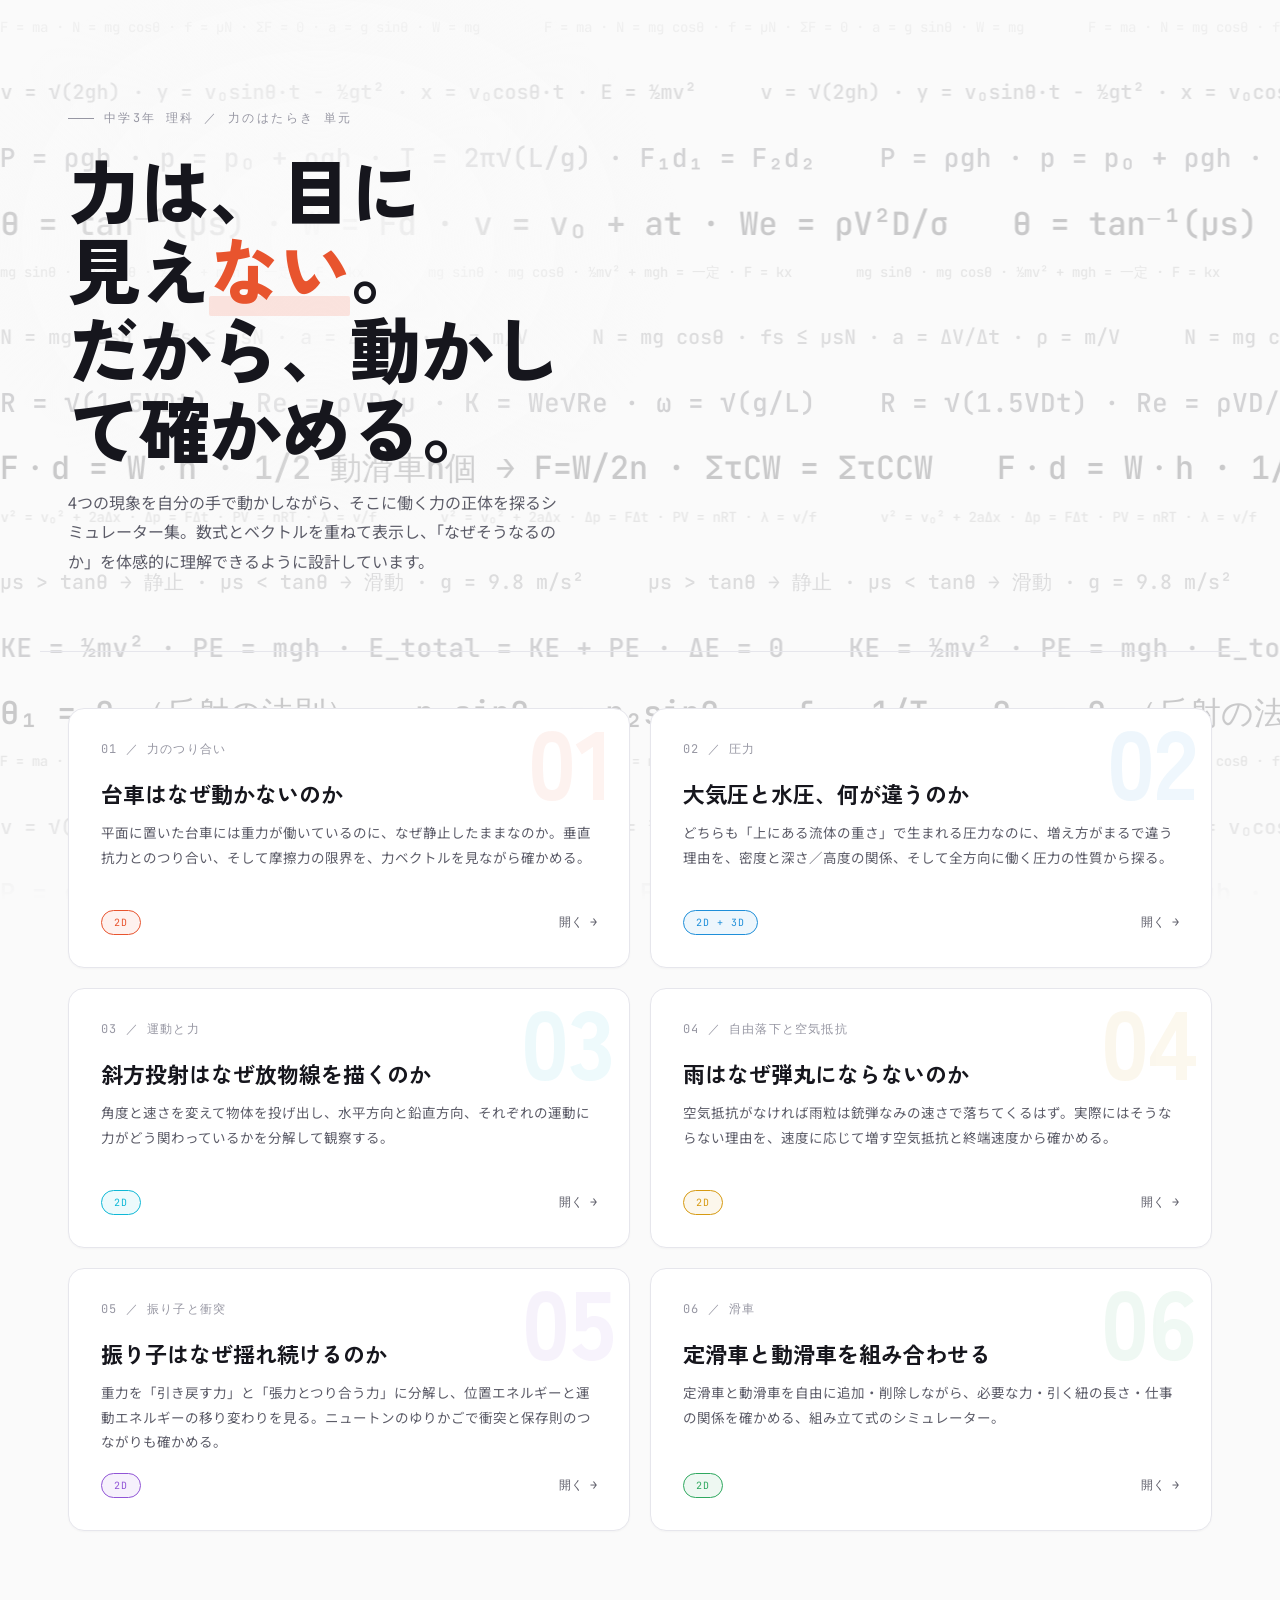
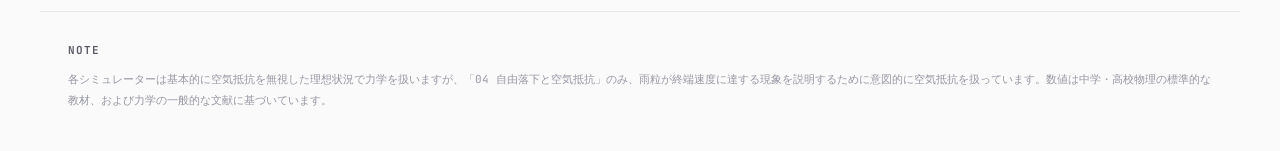
<file: index.html>
<!DOCTYPE html>
<html lang="ja">
<head>
<meta charset="UTF-8">
<meta name="viewport" content="width=device-width, initial-scale=1.0, viewport-fit=cover">
<link rel="manifest" href="manifest.json">
<link rel="icon" href="favicon-32.png?v=4" sizes="32x32" type="image/png">
<link rel="icon" href="favicon-16.png?v=4" sizes="16x16" type="image/png">
<link rel="apple-touch-icon" href="apple-touch-icon.png?v=4">
<meta name="theme-color" content="#fafafa">
<meta name="mobile-web-app-capable" content="yes">
<meta name="apple-mobile-web-app-capable" content="yes">
<meta name="apple-mobile-web-app-status-bar-style" content="black-translucent">
<meta name="apple-mobile-web-app-title" content="力のはたらき">
<title>力のはたらき ― インタラクティブ・シミュレーター</title>
<link rel="preconnect" href="https://fonts.googleapis.com">
<link href="https://fonts.googleapis.com/css2?family=Zen+Kaku+Gothic+New:wght@500;700;900&family=Noto+Sans+JP:wght@400;500;700&family=JetBrains+Mono:wght@400;500&display=swap" rel="stylesheet">
<link rel="stylesheet" href="styles.css">
<style>
  /* ホーム画面だけを白基調に上書き（他のシミュレーター画面のダークテーマには影響しない） */
  :root{
    --bg:#fafafa;
    --bg-panel:#ffffff;
    --bg-panel-2:#f3f3f6;
    --border:#e6e6ec;
    --text:#16161d;
    --text-dim:#5c5c68;
    --text-faint:#9797a3;
  }
  body{overflow-x:hidden;position:relative;}
  ::selection{background:var(--force);color:#fff;}

  /* ============ 背景を流れる物理式のレイヤー ============ */
  .formulaField{
    position:fixed;inset:0;z-index:0;overflow:hidden;pointer-events:none;
    -webkit-mask-image:linear-gradient(180deg,transparent,#000 6%,#000 88%,transparent);
    mask-image:linear-gradient(180deg,transparent,#000 6%,#000 88%,transparent);
  }
  .fRow{
    position:absolute;left:0;white-space:nowrap;
    font-family:var(--font-mono);font-weight:500;color:#000;
    will-change:transform;
  }
  .fRow span{display:inline-block;padding-right:5vw;}
  .fRow.left{animation-name:scrollLeft;}
  .fRow.right{animation-name:scrollRight;}
  @keyframes scrollLeft{ from{transform:translateX(0);} to{transform:translateX(-50%);} }
  @keyframes scrollRight{ from{transform:translateX(-50%);} to{transform:translateX(0);} }

  /* ============ ヒーロー ============ */
  .hero{
    position:relative;z-index:1;padding:110px 28px 74px;max-width:1200px;margin:0 auto;
    border-bottom:1px solid var(--border);
  }
  .hero::before{
    content:'';position:absolute;left:-80px;top:-50px;width:720px;height:580px;
    background:radial-gradient(closest-side,rgba(250,250,250,.97),rgba(250,250,250,0));
    z-index:-1;
  }
  .hero .kicker{
    font-family:var(--font-mono);font-size:12px;letter-spacing:.2em;color:var(--text-faint);
    text-transform:uppercase;margin-bottom:22px;display:flex;align-items:center;gap:10px;
    opacity:0;animation:riseIn .7s ease forwards;
  }
  .hero .kicker::before{content:'';width:26px;height:1px;background:var(--text-faint);}
  .hero h1{
    font-family:var(--font-display);font-weight:900;
    font-size:clamp(38px,6vw,72px);line-height:1.1;letter-spacing:-.02em;
    max-width:14ch;color:var(--text);
    opacity:0;animation:riseIn .7s ease .1s forwards;
  }
  .hero h1 .accent{color:var(--force);position:relative;}
  .hero h1 .accent::after{
    content:'';position:absolute;left:0;right:0;bottom:.06em;height:.28em;
    background:rgba(255,107,74,.16);z-index:-1;border-radius:2px;
  }
  .hero p{
    margin-top:22px;max-width:56ch;color:var(--text-dim);font-size:16px;line-height:1.85;
    opacity:0;animation:riseIn .7s ease .2s forwards;
  }
  @keyframes riseIn{ from{opacity:0;transform:translateY(14px);} to{opacity:1;transform:translateY(0);} }

  /* ============ カードグリッド ============ */
  .grid{
    position:relative;z-index:1;
    max-width:1200px;margin:0 auto;padding:56px 28px 80px;
    display:grid;grid-template-columns:repeat(2,1fr);gap:20px;
  }
  @media (max-width:820px){.grid{grid-template-columns:1fr;}}
  @media (max-width:600px){
    .hero{padding:70px 20px 50px;}
    .grid{padding:36px 20px 56px;}
    .card{padding:24px;}
  }

  .card{
    position:relative;
    background:var(--bg-panel);border:1px solid var(--border);border-radius:16px;
    padding:32px;overflow:hidden;
    transition:transform .28s ease, box-shadow .28s ease, border-color .28s ease;
    display:flex;flex-direction:column;min-height:260px;
    box-shadow:0 1px 2px rgba(20,20,30,.03);
    opacity:0;animation:cardIn .6s ease forwards;
  }
  .grid .card:nth-child(1){animation-delay:.05s;}
  .grid .card:nth-child(2){animation-delay:.11s;}
  .grid .card:nth-child(3){animation-delay:.17s;}
  .grid .card:nth-child(4){animation-delay:.23s;}
  .grid .card:nth-child(5){animation-delay:.29s;}
  .grid .card:nth-child(6){animation-delay:.35s;}
  @keyframes cardIn{ from{opacity:0;transform:translateY(18px);} to{opacity:1;transform:translateY(0);} }

  .card::before{
    content:'';position:absolute;top:0;left:0;right:0;height:3px;
    background:var(--card-accent);transform:scaleX(0);transform-origin:left;
    transition:transform .32s ease;
  }
  .card:hover{border-color:var(--card-accent);transform:translateY(-4px);box-shadow:0 18px 34px -18px rgba(20,20,30,.22);}
  .card:hover::before{transform:scaleX(1);}

  .card .ghostNum{
    position:absolute;right:14px;top:2px;font-family:var(--font-display);font-weight:900;
    font-size:96px;color:var(--card-accent);opacity:.07;line-height:1;user-select:none;
    transition:opacity .28s ease, transform .28s ease;
  }
  .card:hover .ghostNum{opacity:.13;transform:translateY(-3px);}

  .card .num{
    font-family:var(--font-mono);font-size:12px;color:var(--text-faint);letter-spacing:.1em;
    margin-bottom:20px;position:relative;
  }
  .card h2{
    font-family:var(--font-display);font-weight:700;font-size:22px;line-height:1.4;
    margin-bottom:12px;color:var(--text);position:relative;
  }
  .card p{color:var(--text-dim);font-size:13.5px;line-height:1.8;flex:1;position:relative;}
  .card .tag{
    margin-top:20px;display:flex;align-items:center;justify-content:space-between;position:relative;
  }
  .card .dims{
    font-family:var(--font-mono);font-size:10px;letter-spacing:.1em;color:var(--card-accent);
    border:1px solid var(--card-accent);border-radius:100px;padding:5px 12px;
    background:color-mix(in srgb, var(--card-accent) 8%, transparent);
  }
  .card .go{
    font-family:var(--font-mono);font-size:12px;color:var(--text-dim);
    display:flex;align-items:center;gap:6px;transition:.2s;
  }
  .card:hover .go{color:var(--card-accent);gap:10px;}

  .c1{--card-accent:#e8542e;}
  .c2{--card-accent:#1f8fd9;}
  .c3{--card-accent:#0fb8d6;}
  .c4{--card-accent:#d69a12;}
  .c5{--card-accent:#9155d6;}
  .c6{--card-accent:#2fa85f;}

  footer.source{position:relative;z-index:1;border-top:1px solid var(--border);padding-top:28px;}
</style>
</head>
<body>

<div class="formulaField" id="formulaField"></div>

<div class="hero">
  <div class="kicker">中学3年 理科 ／ 力のはたらき 単元</div>
  <h1>力は、目に<br>見え<span class="accent">ない</span>。<br>だから、動かして確かめる。</h1>
  <p>4つの現象を自分の手で動かしながら、そこに働く力の正体を探るシミュレーター集。数式とベクトルを重ねて表示し、「なぜそうなるのか」を体感的に理解できるように設計しています。</p>
</div>

<div class="grid">
  <a class="card c1" href="cart.html">
    <div class="ghostNum">01</div>
    <div class="num">01 ／ 力のつり合い</div>
    <h2>台車はなぜ動かないのか</h2>
    <p>平面に置いた台車には重力が働いているのに、なぜ静止したままなのか。垂直抗力とのつり合い、そして摩擦力の限界を、力ベクトルを見ながら確かめる。</p>
    <div class="tag"><span class="dims">2D</span><span class="go">開く →</span></div>
  </a>

  <a class="card c2" href="pressure.html">
    <div class="ghostNum">02</div>
    <div class="num">02 ／ 圧力</div>
    <h2>大気圧と水圧、何が違うのか</h2>
    <p>どちらも「上にある流体の重さ」で生まれる圧力なのに、増え方がまるで違う理由を、密度と深さ／高度の関係、そして全方向に働く圧力の性質から探る。</p>
    <div class="tag"><span class="dims">2D + 3D</span><span class="go">開く →</span></div>
  </a>

  <a class="card c3" href="projectile.html">
    <div class="ghostNum">03</div>
    <div class="num">03 ／ 運動と力</div>
    <h2>斜方投射はなぜ放物線を描くのか</h2>
    <p>角度と速さを変えて物体を投げ出し、水平方向と鉛直方向、それぞれの運動に力がどう関わっているかを分解して観察する。</p>
    <div class="tag"><span class="dims">2D</span><span class="go">開く →</span></div>
  </a>

  <a class="card c4" href="freefall.html">
    <div class="ghostNum">04</div>
    <div class="num">04 ／ 自由落下と空気抵抗</div>
    <h2>雨はなぜ弾丸にならないのか</h2>
    <p>空気抵抗がなければ雨粒は銃弾なみの速さで落ちてくるはず。実際にはそうならない理由を、速度に応じて増す空気抵抗と終端速度から確かめる。</p>
    <div class="tag"><span class="dims">2D</span><span class="go">開く →</span></div>
  </a>

  <a class="card c5" href="pendulum.html">
    <div class="ghostNum">05</div>
    <div class="num">05 ／ 振り子と衝突</div>
    <h2>振り子はなぜ揺れ続けるのか</h2>
    <p>重力を「引き戻す力」と「張力とつり合う力」に分解し、位置エネルギーと運動エネルギーの移り変わりを見る。ニュートンのゆりかごで衝突と保存則のつながりも確かめる。</p>
    <div class="tag"><span class="dims">2D</span><span class="go">開く →</span></div>
  </a>

  <a class="card c6" href="pulley.html">
    <div class="ghostNum">06</div>
    <div class="num">06 ／ 滑車</div>
    <h2>定滑車と動滑車を組み合わせる</h2>
    <p>定滑車と動滑車を自由に追加・削除しながら、必要な力・引く紐の長さ・仕事の関係を確かめる、組み立て式のシミュレーター。</p>
    <div class="tag"><span class="dims">2D</span><span class="go">開く →</span></div>
  </a>
</div>

<footer class="source">
  <h3>Note</h3>
  各シミュレーターは基本的に空気抵抗を無視した理想状況で力学を扱いますが、「04 自由落下と空気抵抗」のみ、雨粒が終端速度に達する現象を説明するために意図的に空気抵抗を扱っています。数値は中学・高校物理の標準的な教材、および力学の一般的な文献に基づいています。
</footer>

<script>
// 背景に流す物理式の行を生成する（各行は同じ内容を2つ並べて -50% までスクロールすることで
// 継ぎ目なくループする）
const FORMULA_SETS=[
  "F = ma   ·   N = mg cosθ   ·   f = μN   ·   ΣF = 0   ·   a = g sinθ   ·   W = mg",
  "v = √(2gh)   ·   y = v₀sinθ·t − ½gt²   ·   x = v₀cosθ·t   ·   E = ½mv²",
  "P = ρgh   ·   p = p₀ + ρgh   ·   T = 2π√(L/g)   ·   F₁d₁ = F₂d₂",
  "θ = tan⁻¹(μs)   ·   W = Fd   ·   v = v₀ + at   ·   We = ρV²D/σ",
  "mg sinθ   ·   mg cosθ   ·   ½mv² + mgh = 一定   ·   F = kx",
  "N = mg cosθ   ·   fs ≤ μsN   ·   a = ΔV/Δt   ·   ρ = m/V",
  "R = √(1.5VDt)   ·   Re = ρVD/μ   ·   K = We√Re   ·   ω = √(g/L)",
  "F・d = W・h   ·   1/2 動滑車n個 → F=W/2n   ·   ΣτCW = ΣτCCW",
  "v² = v₀² + 2aΔx   ·   Δp = FΔt   ·   PV = nRT   ·   λ = v/f",
  "μs > tanθ → 静止   ·   μs < tanθ → 滑動   ·   g = 9.8 m/s²",
  "KE = ½mv²   ·   PE = mgh   ·   E_total = KE + PE   ·   ΔE = 0",
  "θ₁ = θ₂（反射の法則）   ·   n₁sinθ₁ = n₂sinθ₂   ·   f = 1/T"
];
const field=document.getElementById('formulaField');
const rowCount=15;
for(let i=0;i<rowCount;i++){
  const row=document.createElement('div');
  const dir = i%2===0 ? 'left' : 'right';
  row.className='fRow '+dir;
  const size = 14 + (i%4)*6;
  const opacity = 0.09 + (i%4)*0.045;
  const duration = 50 + (i%5)*16;
  row.style.top = (2 + i*6.8) + 'vh';
  row.style.fontSize = size+'px';
  row.style.color = 'rgba(30,30,38,'+opacity+')';
  row.style.animationDuration = duration+'s';
  row.style.animationTimingFunction='linear';
  row.style.animationIterationCount='infinite';
  row.style.animationDelay = (-i*3.7)+'s';
  const text=FORMULA_SETS[i % FORMULA_SETS.length];
  row.innerHTML='<span>'+text+'</span><span>'+text+'</span><span>'+text+'</span>';
  field.appendChild(row);
}
</script>

<script>
if('serviceWorker' in navigator){
  window.addEventListener('load',()=>{
    navigator.serviceWorker.register('sw.js').catch(()=>{});
  });
}
</script>
</body>
</html>
</file>
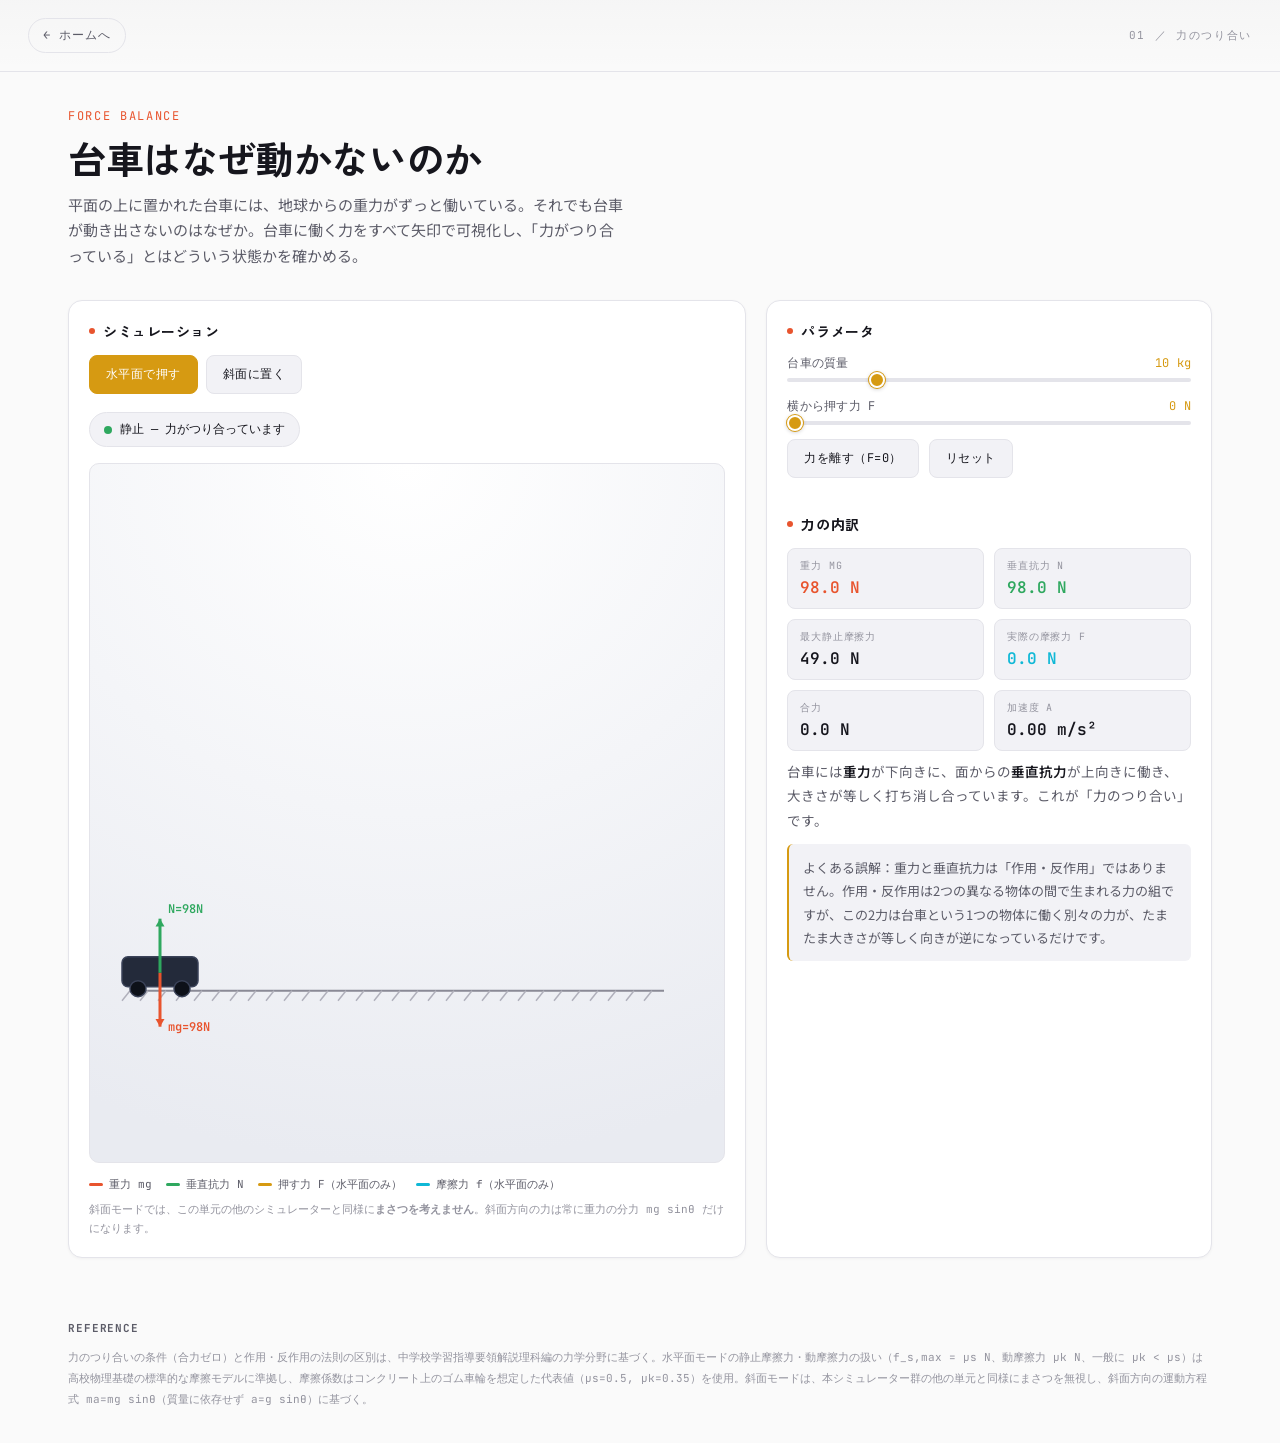
<file: cart.html>
<!DOCTYPE html>
<html lang="ja">
<head>
<meta charset="UTF-8">
<meta name="viewport" content="width=device-width, initial-scale=1.0, viewport-fit=cover">
<link rel="manifest" href="manifest.json">
<link rel="icon" href="favicon-32.png?v=4" sizes="32x32" type="image/png">
<link rel="icon" href="favicon-16.png?v=4" sizes="16x16" type="image/png">
<link rel="apple-touch-icon" href="apple-touch-icon.png?v=4">
<meta name="theme-color" content="#0a0e15">
<meta name="mobile-web-app-capable" content="yes">
<meta name="apple-mobile-web-app-capable" content="yes">
<meta name="apple-mobile-web-app-status-bar-style" content="black-translucent">
<meta name="apple-mobile-web-app-title" content="力のはたらき">
<title>台車はなぜ動かないのか ― 力のつり合い</title>
<link rel="preconnect" href="https://fonts.googleapis.com">
<link href="https://fonts.googleapis.com/css2?family=Zen+Kaku+Gothic+New:wght@500;700;900&family=Noto+Sans+JP:wght@400;500;700&family=JetBrains+Mono:wght@400;500&display=swap" rel="stylesheet">
<link rel="stylesheet" href="styles.css">
<style>
  :root{--accent:var(--force);}
  #stage{width:100%;height:680px;}
  .modebar{display:flex;gap:8px;margin-bottom:18px;}
  .statebadge{
    display:inline-flex;align-items:center;gap:8px;font-family:var(--font-mono);
    font-size:12px;padding:8px 14px;border-radius:100px;border:1px solid var(--border);
    background:var(--bg-panel-2);margin-bottom:16px;
  }
  .statebadge .lamp{width:8px;height:8px;border-radius:50%;background:var(--normal);}
  .statebadge.moving .lamp{background:var(--force);animation:blink 1s infinite;}
  @keyframes blink{50%{opacity:.3;}}
</style>
</head>
<body>

<div class="topbar">
  <a class="back" href="index.html">← ホームへ</a>
  <span class="unit-title">01 ／ 力のつり合い</span>
</div>

<div class="sim-header">
  <span class="eyebrow">Force Balance</span>
  <h1>台車はなぜ動かないのか</h1>
  <p>平面の上に置かれた台車には、地球からの重力がずっと働いている。それでも台車が動き出さないのはなぜか。台車に働く力をすべて矢印で可視化し、「力がつり合っている」とはどういう状態かを確かめる。</p>
</div>

<div class="layout">
  <div class="panel">
    <h2><span class="dot"></span>シミュレーション</h2>
    <div class="modebar">
      <button class="btn active" id="modeFlat">水平面で押す</button>
      <button class="btn" id="modeSlope">斜面に置く</button>
    </div>
    <div id="stateBadge" class="statebadge"><span class="lamp"></span><span id="stateText">静止 ― 力がつり合っています</span></div>
    <div class="stage"><canvas id="stage"></canvas></div>
    <div class="legend" style="margin-top:14px;">
      <div class="item"><span class="sw" style="background:var(--force);"></span>重力 mg</div>
      <div class="item"><span class="sw" style="background:var(--normal);"></span>垂直抗力 N</div>
      <div class="item"><span class="sw" style="background:var(--highlight);"></span>押す力 F（水平面のみ）</div>
      <div class="item"><span class="sw" style="background:var(--velocity);"></span>摩擦力 f（水平面のみ）</div>
    </div>
    <p style="font-family:var(--font-mono);font-size:11px;color:var(--text-faint);margin-top:8px;line-height:1.7;">
      斜面モードでは、この単元の他のシミュレーターと同様に<strong>まさつを考えません</strong>。斜面方向の力は常に重力の分力 mg sinθ だけになります。
    </p>
  </div>

  <div class="panel">
    <h2><span class="dot"></span>パラメータ</h2>
    <div class="controls">
      <div class="control">
        <label>台車の質量 <span class="val"><span id="massVal">10</span> kg</span></label>
        <input type="range" id="mass" min="2" max="40" value="10" step="1">
      </div>
      <div class="control" id="forceCtl">
        <label>横から押す力 F <span class="val"><span id="forceVal">0</span> N</span></label>
        <input type="range" id="force" min="0" max="200" value="0" step="1">
      </div>
    </div>
    <div class="btnrow" id="flatBtnRow" style="margin-top:14px;">
      <button class="btn" id="releaseForceBtn">力を離す（F=0）</button>
      <button class="btn" id="flatResetBtn">リセット</button>
    </div>
    <div class="controls" style="margin-top:14px;">
      <div class="control" id="angleCtl" style="display:none;">
        <label>斜面の角度 θ <span class="val"><span id="angleVal">30</span>°</span></label>
        <input type="range" id="angle" min="5" max="40" value="30" step="1">
      </div>
      <div class="control" id="slopeSubCtl" style="display:none;">
        <label>斜面のシナリオ</label>
        <div class="btnrow">
          <button class="btn active" id="subDown">下り坂（静止から放す）</button>
          <button class="btn" id="subUp">上り坂（勢いをつけて打ち出す）</button>
        </div>
      </div>
      <div class="control" id="pushCtl" style="display:none;">
        <label>打ち出す速さ <span class="val"><span id="pushVal">3.0</span> m/s</span></label>
        <input type="range" id="pushSpeed" min="0.5" max="6" value="3" step="0.1">
      </div>
    </div>
    <div class="btnrow" id="slopeBtnRow" style="display:none;margin-top:14px;">
      <button class="btn primary" id="releaseBtn">放す</button>
      <button class="btn" id="slopeResetBtn">リセット</button>
    </div>

    <h2 style="margin-top:22px;"><span class="dot"></span>力の内訳</h2>
    <div class="readout">
      <div class="item"><div class="k">重力 mg</div><div class="v force" id="rW">0 N</div></div>
      <div class="item"><div class="k">垂直抗力 N</div><div class="v normal" id="rN">0 N</div></div>
      <div class="item"><div class="k">最大静止摩擦力</div><div class="v" id="rFsMax">0 N</div></div>
      <div class="item"><div class="k">実際の摩擦力 f</div><div class="v velocity" id="rF">0 N</div></div>
      <div class="item"><div class="k">合力</div><div class="v" id="rNet">0 N</div></div>
      <div class="item"><div class="k">加速度 a</div><div class="v" id="rA">0.00 m/s²</div></div>
    </div>

    <div class="explain" id="explainText">
      台車には<strong>重力</strong>が下向きに、面からの<strong>垂直抗力</strong>が上向きに働き、大きさが等しく打ち消し合っています。これが「力のつり合い」です。
      <div class="note">よくある誤解：重力と垂直抗力は「作用・反作用」ではありません。作用・反作用は<strong>2つの異なる物体</strong>の間で生まれる力の組ですが、この2力は<strong>台車という1つの物体</strong>に働く別々の力が、たまたま大きさが等しく向きが逆になっているだけです。</div>
    </div>
  </div>
</div>

<footer class="source">
  <h3>Reference</h3>
  力のつり合いの条件（合力ゼロ）と作用・反作用の法則の区別は、中学校学習指導要領解説理科編の力学分野に基づく。水平面モードの静止摩擦力・動摩擦力の扱い（f_s,max = μs N、動摩擦力 μk N、一般に μk &lt; μs）は高校物理基礎の標準的な摩擦モデルに準拠し、摩擦係数はコンクリート上のゴム車輪を想定した代表値（μs=0.5, μk=0.35）を使用。斜面モードは、本シミュレーター群の他の単元と同様にまさつを無視し、斜面方向の運動方程式 ma=mg sinθ（質量に依存せず a=g sinθ）に基づく。
</footer>

<script>
const canvas=document.getElementById('stage');
const ctx=canvas.getContext('2d');
function resize(){
  const r=canvas.parentElement.getBoundingClientRect();
  canvas.width=r.width*devicePixelRatio; canvas.height=r.height*devicePixelRatio;
  canvas.style.width=r.width+'px'; canvas.style.height=r.height+'px';
  ctx.setTransform(devicePixelRatio,0,0,devicePixelRatio,0,0);
}
window.addEventListener('resize',resize);

const massEl=document.getElementById('mass'), forceEl=document.getElementById('force'), angleEl=document.getElementById('angle');
const massVal=document.getElementById('massVal'), forceVal=document.getElementById('forceVal'), angleVal=document.getElementById('angleVal');
const modeFlatBtn=document.getElementById('modeFlat'), modeSlopeBtn=document.getElementById('modeSlope');
const forceCtl=document.getElementById('forceCtl'), angleCtl=document.getElementById('angleCtl');
const slopeSubCtl=document.getElementById('slopeSubCtl'), pushCtl=document.getElementById('pushCtl');
const slopeBtnRow=document.getElementById('slopeBtnRow');
const subDownBtn=document.getElementById('subDown'), subUpBtn=document.getElementById('subUp');
const pushSpeedEl=document.getElementById('pushSpeed'), pushVal=document.getElementById('pushVal');
const releaseBtn=document.getElementById('releaseBtn'), slopeResetBtn=document.getElementById('slopeResetBtn');
const releaseForceBtn=document.getElementById('releaseForceBtn'), flatResetBtn=document.getElementById('flatResetBtn');
const stateBadge=document.getElementById('stateBadge'), stateText=document.getElementById('stateText');
const explainText=document.getElementById('explainText');

let mode='flat'; // 'flat' or 'slope'
let slopeScenario='down'; // 'down'(静止から放す) or 'up'(勢いをつけて打ち出す)
const g=9.8, muS=0.5, muK=0.35;
let cartX=0, cartV=0; // 水平面モード：面に沿った位置(m)
const CART_TRACK_M=8.0; // 水平面モードの走行可能距離(m)。摩擦で止まるまでの余裕を持たせて拡大。
let slopeD=0.15, slopeV=0, slopeRunning=false, slopeLanded=false, slopeToppedOut=false; // 斜面モード：斜面上端からの距離の割合(0=上端,1=下端)と速度(m/s、下向き正)
const SLOPE_LEN_M=3.0; // 斜面の実長(見た目のスケール用、m)

function resetSlope(){
  if(slopeScenario==='down'){ slopeD=0.06; slopeV=0; }
  else { slopeD=0.92; slopeV=0; }
  slopeRunning=false; slopeLanded=false; slopeToppedOut=false;
}
function resetFlat(){ cartX=0; cartV=0; forceEl.value=0; forceVal.textContent='0'; }

releaseForceBtn.onclick=()=>{ forceEl.value=0; forceVal.textContent='0'; };
flatResetBtn.onclick=()=>resetFlat();

modeFlatBtn.onclick=()=>{
  mode='flat'; modeFlatBtn.classList.add('active'); modeSlopeBtn.classList.remove('active');
  forceCtl.style.display=''; angleCtl.style.display='none'; slopeSubCtl.style.display='none';
  pushCtl.style.display='none'; slopeBtnRow.style.display='none';
  resetFlat();
};
modeSlopeBtn.onclick=()=>{
  mode='slope'; modeSlopeBtn.classList.add('active'); modeFlatBtn.classList.remove('active');
  forceCtl.style.display='none'; angleCtl.style.display=''; slopeSubCtl.style.display='';
  pushCtl.style.display = slopeScenario==='up'? '' : 'none';
  slopeBtnRow.style.display='';
  resetSlope();
};
subDownBtn.onclick=()=>{
  slopeScenario='down'; subDownBtn.classList.add('active'); subUpBtn.classList.remove('active');
  pushCtl.style.display='none'; releaseBtn.textContent='放す';
  resetSlope();
};
subUpBtn.onclick=()=>{
  slopeScenario='up'; subUpBtn.classList.add('active'); subDownBtn.classList.remove('active');
  pushCtl.style.display=''; releaseBtn.textContent='打ち出す';
  resetSlope();
};
releaseBtn.textContent='放す';
releaseBtn.onclick=()=>{
  if(slopeLanded || slopeToppedOut) resetSlope();
  if(slopeScenario==='up'){ slopeV=-parseFloat(pushSpeedEl.value); }
  slopeRunning=true;
};
slopeResetBtn.onclick=()=>resetSlope();

angleEl.addEventListener('input',()=>{angleVal.textContent=angleEl.value; resetSlope();});
pushSpeedEl.addEventListener('input',()=>pushVal.textContent=parseFloat(pushSpeedEl.value).toFixed(1));
massEl.addEventListener('input',()=>massVal.textContent=massEl.value);
forceEl.addEventListener('input',()=>forceVal.textContent=forceEl.value);

function arrow(x0,y0,x1,y1,color,label,labelOffset){
  const headlen=9;
  const dx=x1-x0, dy=y1-y0, angle=Math.atan2(dy,dx);
  ctx.strokeStyle=color; ctx.fillStyle=color; ctx.lineWidth=3;
  ctx.beginPath(); ctx.moveTo(x0,y0); ctx.lineTo(x1,y1); ctx.stroke();
  ctx.beginPath();
  ctx.moveTo(x1,y1);
  ctx.lineTo(x1-headlen*Math.cos(angle-Math.PI/6), y1-headlen*Math.sin(angle-Math.PI/6));
  ctx.lineTo(x1-headlen*Math.cos(angle+Math.PI/6), y1-headlen*Math.sin(angle+Math.PI/6));
  ctx.closePath(); ctx.fill();
  if(label){
    ctx.font='600 12px "JetBrains Mono",monospace';
    ctx.fillStyle=color;
    const lo=labelOffset||[8,-8];
    ctx.fillText(label,x1+lo[0],y1+lo[1]);
  }
}

function step(dt){
  const m=parseFloat(massEl.value);
  let a=0;
  if(mode==='flat'){
    const F=parseFloat(forceEl.value);
    const N=m*g;
    const fsMax=muS*N;
    let f, net;
    if(cartV===0 && Math.abs(F)<=fsMax){
      f=F; net=0; a=0;
    } else {
      f=Math.sign(cartV||F)*muK*N;
      net=F-f; a=net/m;
    }
    cartV+=a*dt;
    if(cartV<0)cartV=0;
    cartX+=cartV*dt;
    if(cartX>CART_TRACK_M){cartX=CART_TRACK_M;cartV=0;}
    document.getElementById('rW').textContent=(m*g).toFixed(1)+' N';
    document.getElementById('rN').textContent=N.toFixed(1)+' N';
    document.getElementById('rFsMax').textContent=fsMax.toFixed(1)+' N';
    document.getElementById('rF').textContent=f.toFixed(1)+' N';
    document.getElementById('rNet').textContent=net.toFixed(1)+' N';
    document.getElementById('rA').textContent=a.toFixed(2)+' m/s²';
    if(cartV>0.01 && net>0.01){
      stateBadge.classList.add('moving'); stateText.textContent='動いている ― 加速しています';
      explainText.innerHTML='押す力 <strong>F</strong> が動摩擦力 <strong>μk N</strong> より大きいため、動いている向きに合力が生じ、<strong>速さがどんどん増して</strong>います。';
    } else if(cartV>0.01){
      stateBadge.classList.add('moving'); stateText.textContent='動いている ― 摩擦で減速しています';
      explainText.innerHTML= F===0
        ? '力を離したので、進む向きと逆向きの<strong>動摩擦力 μk N</strong> だけが働き続け、台車は<strong>だんだん遅く</strong>なっています。摩擦は運動エネルギーを熱に変えながら、やがて台車を止めます。'
        : '押す力 <strong>F</strong> より動摩擦力 <strong>μk N</strong> の方が大きいため、進む向きと逆に合力が生じ、台車は<strong>だんだん遅く</strong>なっています。';
    } else {
      stateBadge.classList.remove('moving'); stateText.textContent='静止 ― 力がつり合っています';
      if(F===0){
        explainText.innerHTML='台車には<strong>重力</strong>が下向きに、面からの<strong>垂直抗力</strong>が上向きに働き、大きさが等しく打ち消し合っています。これが「力のつり合い」です。<div class="note">よくある誤解：重力と垂直抗力は「作用・反作用」ではありません。作用・反作用は2つの異なる物体の間で生まれる力の組ですが、この2力は台車という1つの物体に働く別々の力が、たまたま大きさが等しく向きが逆になっているだけです。</div>';
      } else {
        explainText.innerHTML='押す力 <strong>F</strong> に対して、面からの<strong>静止摩擦力</strong>が同じ大きさで逆向きに生まれ、台車を動かないように押し返しています。静止摩擦力は最大値（μs N）まで、押す力に合わせて自動的に大きさを変えます。';
      }
    }
  } else {
    const theta=parseFloat(angleEl.value)*Math.PI/180;
    const N=m*g*Math.cos(theta);
    const Wpar=m*g*Math.sin(theta); // 常に「下り向き」を正とする、重力の斜面方向成分
    // この斜面はまさつを考えない(空気抵抗と同様に無視する)。
    // よって斜面方向の力はつねに mg sinθ だけで、加速度は速さの向きによらず
    // つねに「下り向き」に a = g sinθ の一定値になる。
    a = g*Math.sin(theta);

    if(slopeRunning){
      slopeV += a*dt;
      slopeD += (slopeV*dt)/SLOPE_LEN_M; // 0(上端)〜1(下端)の比率で位置を管理
      if(slopeD<=0){ slopeD=0; slopeV=0; slopeRunning=false; slopeToppedOut=true; }
      if(slopeD>=1){ slopeD=1; slopeV=0; slopeRunning=false; slopeLanded=true; }
    }

    document.getElementById('rW').textContent=(m*g).toFixed(1)+' N';
    document.getElementById('rN').textContent=N.toFixed(1)+' N';
    document.getElementById('rFsMax').textContent='考えない';
    document.getElementById('rF').textContent='0 N（まさつなし）';
    document.getElementById('rNet').textContent=Wpar.toFixed(1)+' N';
    document.getElementById('rA').textContent=a.toFixed(2)+' m/s²（常に下り向き）';

    if(!slopeRunning && slopeLanded){
      stateBadge.classList.remove('moving'); stateText.textContent='ふもとに到達 ― リセットして再実行できます';
      explainText.innerHTML='まさつを考えないため、下向きの分力 <strong>mg sinθ</strong> だけがそのまま合力になり、下る間ずっと一定の加速度で<strong>加速し続け</strong>ました。';
    } else if(!slopeRunning && slopeToppedOut){
      stateBadge.classList.remove('moving'); stateText.textContent='斜面の上端を飛び出しました ― リセットして再実行できます';
      explainText.innerHTML='この角度では、打ち出した勢いに対して重力の分力（減速させる力）が小さすぎたため、頂上で止まりきらずに斜面の上端まで達しました。角度を大きくするか、打ち出す速さを小さくすると、斜面の途中で折り返す様子を確認できます。';
    } else if(!slopeRunning){
      stateBadge.classList.remove('moving'); stateText.textContent='静止 ― 準備完了';
      explainText.innerHTML=slopeScenario==='down'
        ? '「放す」を押すと、まさつを考えないこの斜面では、どんな角度でも必ず滑り出します。'
        : '「打ち出す」を押すと、台車は斜面を勢いよく登り始めます。';
    } else if(slopeV>0.03){
      stateBadge.classList.add('moving'); stateText.textContent='下向きに移動中 ― 加速しています';
      explainText.innerHTML='まさつが無いため、下向きの分力 <strong>mg sinθ</strong> がそのまま合力になり、下る間<strong>速さがどんどん増して</strong>います。';
    } else if(slopeV<-0.03){
      stateBadge.classList.add('moving'); stateText.textContent='上向きに移動中 ― 減速しています';
      explainText.innerHTML='台車が斜面を登っている間も、重力の分力 <strong>mg sinθ</strong> は常に下向きに働くため、上向きの速さはどんどん<strong>小さくなり</strong>ます。';
    } else {
      stateBadge.classList.remove('moving'); stateText.textContent='最高点 ― 一瞬静止しています';
      explainText.innerHTML='登り切って速さが0になった瞬間です。まさつが無いこの斜面では、静止しているのはこの一瞬だけで、次の瞬間には重力の分力によって<strong>必ず下向きに滑り始め</strong>ます。';
    }
  }
}

function draw(){
  const w=canvas.clientWidth, h=canvas.clientHeight;
  ctx.clearRect(0,0,w,h);
  const m=parseFloat(massEl.value);

  if(mode==='flat'){
    const groundY=h*0.76;
    const marginL=70, marginR=120; // 右側は力の矢印・ラベル分の余白
    const pxPerMeter=(w-marginL-marginR)/CART_TRACK_M; // 走行距離いっぱいに画面幅を使う
    ctx.strokeStyle='#8a8a96'; ctx.lineWidth=2;
    ctx.beginPath(); ctx.moveTo(marginL-30,groundY); ctx.lineTo(w-marginR+60,groundY); ctx.stroke();
    for(let x=marginL-30;x<w-marginR+60;x+=18){ctx.beginPath();ctx.moveTo(x,groundY);ctx.lineTo(x-8,groundY+10);ctx.strokeStyle='#b0b0bb';ctx.lineWidth=1.5;ctx.stroke();}

    const cx=marginL+cartX*pxPerMeter;
    const cy=groundY;
    // cart body
    ctx.fillStyle='#232a3a'; ctx.strokeStyle='#3a4258'; ctx.lineWidth=1.5;
    roundRect(cx-38,cy-34,76,30,6); ctx.fill(); ctx.stroke();
    ctx.fillStyle='#0d1119';
    circle(cx-22,cy-2,8); ctx.fill();
    circle(cx+22,cy-2,8); ctx.fill();
    ctx.strokeStyle='#3a4258'; circle(cx-22,cy-2,8); ctx.stroke();
    circle(cx+22,cy-2,8); ctx.stroke();

    const F=parseFloat(forceEl.value);
    const N=m*g, fsMax=muS*N;
    const f = (cartV===0 && Math.abs(F)<=fsMax) ? F : Math.sign(cartV||F)*muK*N;

    // weight
    arrow(cx,cy-18,cx,cy-18+Math.min(m*g,60)*0.9,getCss('--force'),'mg='+(m*g).toFixed(0)+'N',[8,4]);
    // normal
    arrow(cx,cy-18,cx,cy-18-Math.min(N,60)*0.9,getCss('--normal'),'N='+N.toFixed(0)+'N',[8,-6]);
    // applied force
    if(F>0.5) arrow(cx+42,cy-18,cx+42+Math.min(F,120)*0.45,cy-18,getCss('--highlight'),'F='+F.toFixed(0)+'N',[4,-6]);
    // friction
    if(Math.abs(f)>0.5) arrow(cx-42,cy-18,cx-42-Math.min(Math.abs(f),120)*0.45,cy-18,getCss('--velocity'),'f='+f.toFixed(0)+'N',[-70,-6]);

  } else {
    const theta=parseFloat(angleEl.value)*Math.PI/180;
    // 上端付近では垂直抗力の矢印が上に、下端付近では重力の矢印が下に伸びるため、
    // どちらの端(＝下り坂の開始点・上り坂の開始点)でも矢印が画面からはみ出さないよう、
    // 上下に大きめの余白をとる。軸の矢じるし分の余白もあわせて確保する。
    const marginL=70, marginTop=110, marginR=90, marginBottom=95;
    const topX=marginL, topY=marginTop;
    const len=Math.min(w-marginL-marginR, h-marginTop-marginBottom); // 使える範囲いっぱいに斜面を伸ばす
    const baseX=topX+len*Math.cos(theta), baseY=topY+len*Math.sin(theta);
    const originX=topX, originY=baseY; // 縦軸と横軸の交点(原点)

    // 縦軸(y軸)：原点から上向き、矢じるし付き
    const axisColor='#4a5268';
    ctx.strokeStyle=axisColor; ctx.fillStyle=axisColor; ctx.lineWidth=1.8;
    ctx.beginPath(); ctx.moveTo(originX,originY+14); ctx.lineTo(originX,topY-34); ctx.stroke();
    drawArrowHead(originX,topY-34,-Math.PI/2,axisColor);
    ctx.font='600 12px "JetBrains Mono",monospace'; ctx.fillStyle=axisColor;
    ctx.fillText('高さ',originX+8,topY-36);

    // 横軸(x軸)：原点から右向き、矢じるし付き
    ctx.beginPath(); ctx.moveTo(originX-14,originY); ctx.lineTo(baseX+40,originY); ctx.stroke();
    drawArrowHead(baseX+40,originY,0,axisColor);
    ctx.fillText('水平距離',baseX-30,originY+22);

    // 軸の目盛り(斜面の実長を等分して表示)
    ctx.strokeStyle=axisColor; ctx.lineWidth=1.2; ctx.font='10px "JetBrains Mono",monospace'; ctx.fillStyle='#5a6376';
    for(let i=1;i<=4;i++){
      const ty=topY+(originY-topY)*i/4;
      ctx.beginPath(); ctx.moveTo(originX-5,ty); ctx.lineTo(originX+5,ty); ctx.stroke();
      const tx=originX+(baseX-originX)*i/4;
      ctx.beginPath(); ctx.moveTo(tx,originY-5); ctx.lineTo(tx,originY+5); ctx.stroke();
    }

    // 斜面(＝軸に立てた直角三角形の斜辺／左上＝高い方、右下＝低い方)
    ctx.strokeStyle='#8a8a96'; ctx.lineWidth=3;
    ctx.beginPath(); ctx.moveTo(topX,topY); ctx.lineTo(baseX,baseY); ctx.stroke();
    // 三角形の残り一辺(高さを示す破線)
    ctx.strokeStyle='#b0b0bb'; ctx.setLineDash([3,4]); ctx.lineWidth=1.5;
    ctx.beginPath(); ctx.moveTo(topX,topY); ctx.lineTo(originX,originY); ctx.stroke();
    ctx.setLineDash([]);

    // 底辺(横軸)と斜面のなす角θを、底辺の頂点(baseX,baseY)に弧と数値で表示
    const arcR=34;
    ctx.strokeStyle=getCss('--highlight'); ctx.lineWidth=1.6;
    ctx.beginPath(); ctx.arc(baseX,baseY,arcR,Math.PI,Math.PI+theta); ctx.stroke();
    ctx.fillStyle=getCss('--highlight'); ctx.font='600 12px "JetBrains Mono",monospace';
    ctx.fillText('θ='+angleEl.value+'°',baseX-arcR-56,baseY-10);

    // 地面のハッチング
    ctx.strokeStyle='#b0b0bb'; ctx.lineWidth=1.5;
    for(let x=originX-14;x<baseX+40;x+=16){ctx.beginPath();ctx.moveTo(x,originY);ctx.lineTo(x-8,originY+10);ctx.stroke();}

    const dPx=slopeD*len;
    const px=topX+dPx*Math.cos(theta), py=topY+dPx*Math.sin(theta);
    ctx.save();
    ctx.translate(px,py); ctx.rotate(theta);
    ctx.fillStyle='#232a3a'; ctx.strokeStyle='#3a4258'; ctx.lineWidth=1.5;
    roundRect(-30,-30,60,26,5); ctx.fill(); ctx.stroke();
    ctx.fillStyle='#0d1119';
    circle(-16,0,7); ctx.fill(); circle(16,0,7); ctx.fill();
    ctx.strokeStyle='#3a4258'; circle(-16,0,7); ctx.stroke(); circle(16,0,7); ctx.stroke();
    ctx.restore();

    const N=m*g*Math.cos(theta);
    const normalDir=[Math.sin(theta),-Math.cos(theta)]; // 斜面から離れる向き(外向き法線)

    // 重力(常に真下)
    arrow(px,py-14,px,py-14+Math.min(m*g,60)*0.9,getCss('--force'),'mg',[8,6]);
    // 垂直抗力(斜面から外向き)
    arrow(px,py-14,px+normalDir[0]*Math.min(N,60)*0.9,py-14+normalDir[1]*Math.min(N,60)*0.9,getCss('--normal'),'N',[-6,-14]);
    // まさつは考えないため、摩擦力の矢印は表示しない
  }
}
function getCss(v){return getComputedStyle(document.documentElement).getPropertyValue(v).trim();}
function roundRect(x,y,w,h,r){ctx.beginPath();ctx.moveTo(x+r,y);ctx.arcTo(x+w,y,x+w,y+h,r);ctx.arcTo(x+w,y+h,x,y+h,r);ctx.arcTo(x,y+h,x,y,r);ctx.arcTo(x,y,x+w,y,r);ctx.closePath();}
function circle(x,y,r){ctx.beginPath();ctx.arc(x,y,r,0,Math.PI*2);}
function drawArrowHead(x,y,angle,color){
  const headlen=8;
  ctx.fillStyle=color;
  ctx.beginPath();
  ctx.moveTo(x,y);
  ctx.lineTo(x-headlen*Math.cos(angle-Math.PI/6), y-headlen*Math.sin(angle-Math.PI/6));
  ctx.lineTo(x-headlen*Math.cos(angle+Math.PI/6), y-headlen*Math.sin(angle+Math.PI/6));
  ctx.closePath(); ctx.fill();
}

let last=performance.now();
function loop(t){
  const dt=Math.min((t-last)/1000,0.033); last=t;
  step(dt); draw();
  requestAnimationFrame(loop);
}
resize();
requestAnimationFrame(loop);
</script>
<script>
if('serviceWorker' in navigator){
  window.addEventListener('load',()=>{
    navigator.serviceWorker.register('sw.js').catch(()=>{});
  });
}
</script>
</body>
</html>
</file>
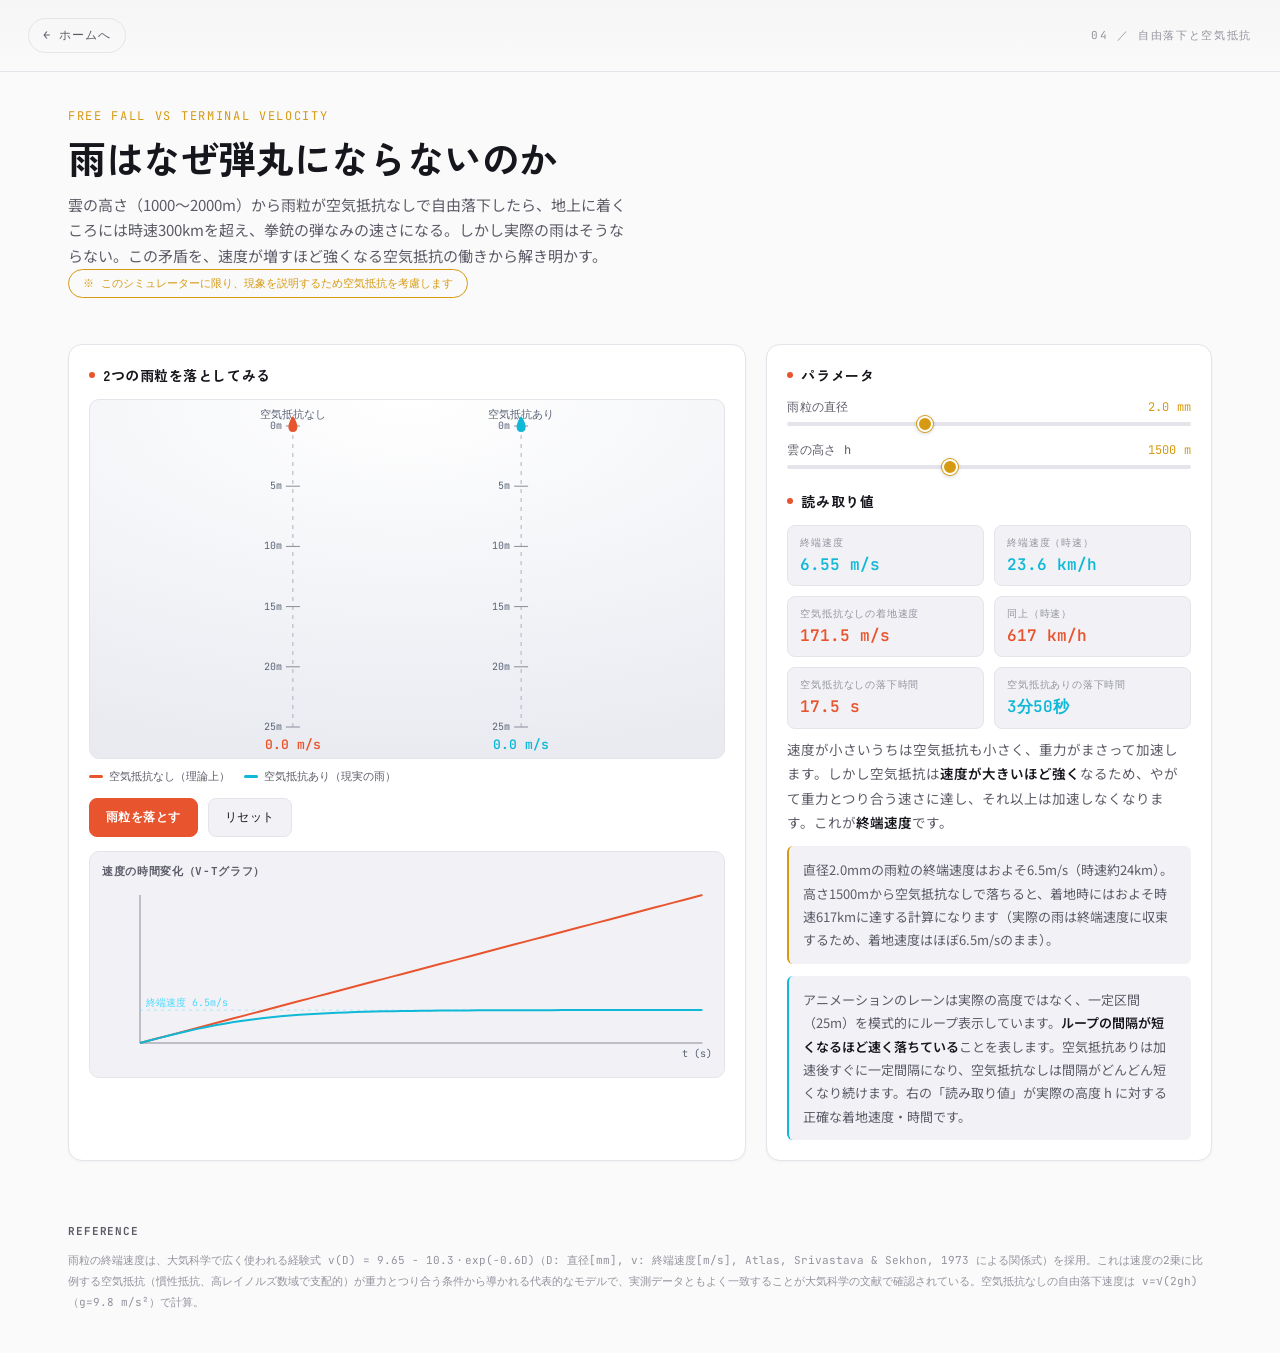
<file: freefall.html>
<!DOCTYPE html>
<html lang="ja">
<head>
<meta charset="UTF-8">
<meta name="viewport" content="width=device-width, initial-scale=1.0, viewport-fit=cover">
<link rel="manifest" href="manifest.json">
<link rel="icon" href="favicon-32.png?v=4" sizes="32x32" type="image/png">
<link rel="icon" href="favicon-16.png?v=4" sizes="16x16" type="image/png">
<link rel="apple-touch-icon" href="apple-touch-icon.png?v=4">
<meta name="theme-color" content="#0a0e15">
<meta name="mobile-web-app-capable" content="yes">
<meta name="apple-mobile-web-app-capable" content="yes">
<meta name="apple-mobile-web-app-status-bar-style" content="black-translucent">
<meta name="apple-mobile-web-app-title" content="力のはたらき">
<title>雨はなぜ弾丸にならないのか ― 自由落下と空気抵抗</title>
<link rel="preconnect" href="https://fonts.googleapis.com">
<link href="https://fonts.googleapis.com/css2?family=Zen+Kaku+Gothic+New:wght@500;700;900&family=Noto+Sans+JP:wght@400;500;700&family=JetBrains+Mono:wght@400;500&display=swap" rel="stylesheet">
<link rel="stylesheet" href="styles.css">
<style>
  :root{--accent:var(--highlight);}
  #stage{width:100%;height:340px;}
  #chart{width:100%;height:180px;display:block;}
  .chartbox{background:var(--bg-panel-2);border:1px solid var(--border);border-radius:10px;padding:12px;margin-top:14px;}
  .chartbox h3{font-family:var(--font-mono);font-size:11px;color:var(--text-dim);letter-spacing:.06em;margin-bottom:6px;text-transform:uppercase;}
  .exception{
    font-family:var(--font-mono);font-size:11px;color:var(--highlight);
    border:1px solid var(--highlight);border-radius:100px;padding:6px 14px;display:inline-block;margin-bottom:14px;
  }
</style>
</head>
<body>

<div class="topbar">
  <a class="back" href="index.html">← ホームへ</a>
  <span class="unit-title">04 ／ 自由落下と空気抵抗</span>
</div>

<div class="sim-header">
  <span class="eyebrow">Free Fall vs Terminal Velocity</span>
  <h1>雨はなぜ弾丸にならないのか</h1>
  <p>雲の高さ（1000〜2000m）から雨粒が空気抵抗なしで自由落下したら、地上に着くころには時速300kmを超え、拳銃の弾なみの速さになる。しかし実際の雨はそうならない。この矛盾を、速度が増すほど強くなる空気抵抗の働きから解き明かす。</p>
  <div class="exception">※ このシミュレーターに限り、現象を説明するため空気抵抗を考慮します</div>
</div>

<div class="layout">
  <div class="panel">
    <h2><span class="dot"></span>2つの雨粒を落としてみる</h2>
    <div class="stage"><canvas id="stage"></canvas></div>
    <div class="legend" style="margin-top:10px;">
      <div class="item"><span class="sw" style="background:var(--force);"></span>空気抵抗なし（理論上）</div>
      <div class="item"><span class="sw" style="background:var(--velocity);"></span>空気抵抗あり（現実の雨）</div>
    </div>
    <div class="btnrow" style="margin-top:14px;">
      <button class="btn primary" id="dropBtn">雨粒を落とす</button>
      <button class="btn" id="resetBtn2">リセット</button>
    </div>
    <div class="chartbox">
      <h3>速度の時間変化（v-tグラフ）</h3>
      <canvas id="chart"></canvas>
    </div>
  </div>

  <div class="panel">
    <h2><span class="dot"></span>パラメータ</h2>
    <div class="controls">
      <div class="control">
        <label>雨粒の直径 <span class="val"><span id="dVal">2.0</span> mm</span></label>
        <input type="range" id="d" min="0.5" max="5" value="2.0" step="0.1">
      </div>
      <div class="control">
        <label>雲の高さ h <span class="val"><span id="hVal">1500</span> m</span></label>
        <input type="range" id="h" min="500" max="3000" value="1500" step="100">
      </div>
    </div>

    <h2 style="margin-top:22px;"><span class="dot"></span>読み取り値</h2>
    <div class="readout">
      <div class="item"><div class="k">終端速度</div><div class="v velocity" id="rVt">— m/s</div></div>
      <div class="item"><div class="k">終端速度（時速）</div><div class="v velocity" id="rVtKmh">— km/h</div></div>
      <div class="item"><div class="k">空気抵抗なしの着地速度</div><div class="v force" id="rVimpact">— m/s</div></div>
      <div class="item"><div class="k">同上（時速）</div><div class="v force" id="rVimpactKmh">— km/h</div></div>
      <div class="item"><div class="k">空気抵抗なしの落下時間</div><div class="v force" id="rTimpactNo">— s</div></div>
      <div class="item"><div class="k">空気抵抗ありの落下時間</div><div class="v velocity" id="rTimpactRes">— s</div></div>
    </div>

    <div class="explain" id="explainText">
      速度が小さいうちは空気抵抗も小さく、重力がまさって加速します。しかし空気抵抗は<strong>速度が大きいほど強く</strong>なるため、やがて重力とつり合う速さに達し、それ以上は加速しなくなります。これが<strong>終端速度</strong>です。
      <div class="note" id="noteText">直径2mmの雨粒の終端速度はおよそ6.5m/s（時速約23km）。空気抵抗がなければ雲の高さから着地までに時速300km以上に達している計算になります。</div>
      <div class="note" style="border-left-color:var(--velocity);">アニメーションのレーンは実際の高度ではなく、一定区間（25m）を模式的にループ表示しています。<strong>ループの間隔が短くなるほど速く落ちている</strong>ことを表します。空気抵抗ありは加速後すぐに一定間隔になり、空気抵抗なしは間隔がどんどん短くなり続けます。右の「読み取り値」が実際の高度 h に対する正確な着地速度・時間です。</div>
    </div>
  </div>
</div>

<footer class="source">
  <h3>Reference</h3>
  雨粒の終端速度は、大気科学で広く使われる経験式 v(D) = 9.65 − 10.3・exp(−0.6D)（D: 直径[mm], v: 終端速度[m/s], Atlas, Srivastava &amp; Sekhon, 1973 による関係式）を採用。これは速度の2乗に比例する空気抵抗（慣性抵抗、高レイノルズ数域で支配的）が重力とつり合う条件から導かれる代表的なモデルで、実測データともよく一致することが大気科学の文献で確認されている。空気抵抗なしの自由落下速度は v=√(2gh)（g=9.8 m/s²）で計算。
</footer>

<script>
/*
  物理モデル（解析解を使用。数値積分の誤差や、時間圧縮によるアニメーションの
  破綻を避けるため、すべて閉じた式で厳密に計算する）

  空気抵抗なし（自由落下）:
    v(t) = g t
    y(t) = 1/2 g t^2

  空気抵抗あり（速度の2乗に比例する抵抗 → 終端速度 vt に収束する運動方程式
  m dv/dt = mg - k v^2 の厳密解。k は vt = sqrt(mg/k) から決まる）:
    v(t) = vt * tanh(g t / vt)
    y(t) = (vt^2/g) * ln(cosh(g t / vt))

  アニメーションは実時間（等倍）で進める。空気抵抗ありの場合、終端速度に
  達したあとも実際の雲の高さに落ちきるまで現実には長い時間がかかるため、
  画面表示は一定区間（LANE_M）をループさせる模式表示とし、実際の高度に
  対する着地速度・落下時間は右側の読み取り値に厳密解から算出して表示する。
*/
const canvas=document.getElementById('stage'), ctx=canvas.getContext('2d');
function resize(){
  const r=canvas.parentElement.getBoundingClientRect();
  canvas.width=r.width*devicePixelRatio; canvas.height=r.height*devicePixelRatio;
  canvas.style.width=r.width+'px'; canvas.style.height=r.height+'px';
  ctx.setTransform(devicePixelRatio,0,0,devicePixelRatio,0,0);
}
window.addEventListener('resize',resize);

const dEl=document.getElementById('d'), hEl=document.getElementById('h');
dEl.addEventListener('input',()=>{document.getElementById('dVal').textContent=parseFloat(dEl.value).toFixed(1);updateReadouts();});
hEl.addEventListener('input',()=>{document.getElementById('hVal').textContent=hEl.value;updateReadouts();});

const g=9.8;
const LANE_M=25;      // 表示レーンが表す模式的な区間の長さ [m]
const T_AUTOPAUSE=16; // このシミュレーション時間[s]で自動停止する

function terminalVelocity(D_mm){ return 9.65 - 10.3*Math.exp(-0.6*D_mm); }

// 空気抵抗なし：厳密解
function vNoRes(t){ return g*t; }
function yNoRes(t){ return 0.5*g*t*t; }

// 空気抵抗あり：厳密解（v(t)=vt tanh(gt/vt), y(t)=(vt^2/g) ln(cosh(gt/vt))）
function vRes(t,vt){ return vt*Math.tanh(g*t/vt); }
function yRes(t,vt){ return (vt*vt/g)*Math.log(Math.cosh(g*t/vt)); }

function formatTime(s){
  if(!isFinite(s)) return '—';
  if(s<60) return s.toFixed(1)+' s';
  const m=Math.floor(s/60), rem=s-m*60;
  return m+'分'+rem.toFixed(0)+'秒';
}

function updateReadouts(){
  const D=parseFloat(dEl.value), h=parseFloat(hEl.value);
  const vt=terminalVelocity(D);
  const vImpact=Math.sqrt(2*g*h);
  const tImpactNo=Math.sqrt(2*h/g);

  // 空気抵抗ありの落下時間: y(t)=h を t について解く
  // cosh(gt/vt) = exp(g h / vt^2)  →  gt/vt = arccosh(exp(X)), X = g h / vt^2
  const X=g*h/(vt*vt);
  let z; // = g t / vt = arccosh(exp(X))
  if(X>20){ z = X + Math.log(2); } // exp(X)が非常に大きい場合の漸近近似（オーバーフロー回避）
  else { const c=Math.exp(X); z = Math.log(c + Math.sqrt(c*c-1)); }
  const tImpactRes = z*vt/g;
  const vImpactRes = vRes(tImpactRes, vt); // 実質的にほぼ vt に収束している

  document.getElementById('rVt').textContent=vt.toFixed(2)+' m/s';
  document.getElementById('rVtKmh').textContent=(vt*3.6).toFixed(1)+' km/h';
  document.getElementById('rVimpact').textContent=vImpact.toFixed(1)+' m/s';
  document.getElementById('rVimpactKmh').textContent=(vImpact*3.6).toFixed(0)+' km/h';
  document.getElementById('rTimpactNo').textContent=formatTime(tImpactNo);
  document.getElementById('rTimpactRes').textContent=formatTime(tImpactRes);
  document.getElementById('noteText').innerHTML='直径'+D.toFixed(1)+'mmの雨粒の終端速度はおよそ'+vt.toFixed(1)+'m/s（時速約'+(vt*3.6).toFixed(0)+'km）。高さ'+h+'mから空気抵抗なしで落ちると、着地時にはおよそ時速'+(vImpact*3.6).toFixed(0)+'kmに達する計算になります（実際の雨は終端速度に収束するため、着地速度はほぼ'+vt.toFixed(1)+'m/sのまま）。';
}
updateReadouts();

let dropping=false, paused=false, t=0;

document.getElementById('dropBtn').onclick=()=>{
  dropping=true; paused=false; t=0;
};
document.getElementById('resetBtn2').onclick=()=>{
  dropping=false; paused=false; t=0;
};

function drawDrop(x,y,color){
  ctx.fillStyle=color;
  ctx.beginPath();
  ctx.moveTo(x,y-10);
  ctx.bezierCurveTo(x-6,y-2,x-6,y+6,x,y+6);
  ctx.bezierCurveTo(x+6,y+6,x+6,y-2,x,y-10);
  ctx.fill();
}

function drawLaneAxis(laneX, topY, botY){
  // 空気抵抗なし・ありの両レーンで完全に同じ描き方をする共通関数（目盛りの間隔・見た目を一律にする）
  const TICK_STEP=5; // m
  ctx.strokeStyle='#8a8a96'; ctx.lineWidth=1;
  ctx.font='10px "JetBrains Mono",monospace'; ctx.fillStyle='#5a6376';
  ctx.textAlign='right';
  for(let m=0;m<=LANE_M;m+=TICK_STEP){
    const ty=topY + (m/LANE_M)*(botY-topY);
    ctx.beginPath();
    ctx.moveTo(laneX-7,ty); ctx.lineTo(laneX+7,ty);
    ctx.stroke();
    ctx.fillText(m+'m', laneX-11, ty+3);
  }
  ctx.textAlign='left';
}

function draw(){
  const w=canvas.clientWidth,h=canvas.clientHeight;
  ctx.clearRect(0,0,w,h);
  const D=parseFloat(dEl.value); const vt=terminalVelocity(D);
  const topY=26, botY=h-26;
  const laneX1=w*0.32, laneX2=w*0.68;

  ctx.strokeStyle='#b0b0bb'; ctx.setLineDash([4,5]); ctx.lineWidth=1;
  ctx.beginPath();ctx.moveTo(laneX1,topY);ctx.lineTo(laneX1,botY);ctx.stroke();
  ctx.beginPath();ctx.moveTo(laneX2,topY);ctx.lineTo(laneX2,botY);ctx.stroke();
  ctx.setLineDash([]);

  // 距離の縦軸（0〜25m）。2レーンとも同じ関数で描くことで見た目を一律にそろえる
  drawLaneAxis(laneX1, topY, botY);
  drawLaneAxis(laneX2, topY, botY);

  ctx.fillStyle='#5a6376'; ctx.font='11px "JetBrains Mono",monospace'; ctx.textAlign='center';
  ctx.fillText('空気抵抗なし',laneX1,18);
  ctx.fillText('空気抵抗あり',laneX2,18);
  ctx.textAlign='left';

  const curYNo=yNoRes(t), curVNo=vNoRes(t);
  const curYRes=yRes(t,vt), curVRes=vRes(t,vt);

  // レーン内の位置は LANE_M ごとにループ（模式表示）。ループ回数が多い＝速く動いている。
  const fracNo=(curYNo%LANE_M)/LANE_M;
  const fracRes=(curYRes%LANE_M)/LANE_M;
  const py1=topY+fracNo*(botY-topY);
  const py2=topY+fracRes*(botY-topY);

  drawDrop(laneX1,py1,getComputedStyle(document.documentElement).getPropertyValue('--force').trim());
  drawDrop(laneX2,py2,getComputedStyle(document.documentElement).getPropertyValue('--velocity').trim());

  ctx.font='600 13px "JetBrains Mono",monospace';
  ctx.textAlign='center';
  ctx.fillStyle=getComputedStyle(document.documentElement).getPropertyValue('--force').trim();
  ctx.fillText(curVNo.toFixed(1)+' m/s',laneX1,botY+22);
  ctx.fillStyle=getComputedStyle(document.documentElement).getPropertyValue('--velocity').trim();
  ctx.fillText(curVRes.toFixed(1)+' m/s',laneX2,botY+22);
  ctx.textAlign='left';

  if(paused){
    ctx.fillStyle='rgba(10,14,21,.78)';
    ctx.fillRect(0,0,w,h);
    ctx.fillStyle='#eef1f6'; ctx.font='600 13px "JetBrains Mono",monospace'; ctx.textAlign='center';
    ctx.fillText('デモ終了（この先も差は開き続ける） ― リセットして再実行できます',w/2,h/2);
    ctx.textAlign='left';
  }
}

function drawChart(){
  const c=document.getElementById('chart');
  const dpr=devicePixelRatio||1; const rect=c.getBoundingClientRect();
  c.width=rect.width*dpr; c.height=rect.height*dpr;
  const cctx=c.getContext('2d'); cctx.setTransform(dpr,0,0,dpr,0,0);
  const w=rect.width,h=rect.height; cctx.clearRect(0,0,w,h);
  const padL=38,padB=22,padT=10,padR=10;
  const plotW=w-padL-padR, plotH=h-padT-padB;
  cctx.strokeStyle='#8a8a96'; cctx.lineWidth=1;
  cctx.beginPath();cctx.moveTo(padL,padT);cctx.lineTo(padL,padT+plotH);cctx.lineTo(padL+plotW,padT+plotH);cctx.stroke();

  const D=parseFloat(dEl.value); const vt=terminalVelocity(D);
  const maxT=Math.max(t,3);
  const maxV=Math.max(vNoRes(maxT), vt*1.3, 5);

  function toXY(tt,v){return [padL+(tt/maxT)*plotW, padT+plotH-(v/maxV)*plotH];}

  cctx.strokeStyle='rgba(74,217,255,.35)'; cctx.setLineDash([3,4]); cctx.lineWidth=1.3;
  let p0=toXY(0,vt), p1=toXY(maxT,vt);
  cctx.beginPath();cctx.moveTo(p0[0],p0[1]);cctx.lineTo(p1[0],p1[1]);cctx.stroke();
  cctx.setLineDash([]);
  cctx.fillStyle='#4ad9ff'; cctx.font='10px "JetBrains Mono",monospace';
  cctx.fillText('終端速度 '+vt.toFixed(1)+'m/s',padL+6,p0[1]-4);

  cctx.strokeStyle=getComputedStyle(document.documentElement).getPropertyValue('--force').trim();
  cctx.lineWidth=2; cctx.beginPath();
  for(let i=0;i<=60;i++){const tt=maxT*i/60; const pp=toXY(tt,vNoRes(tt)); if(i===0)cctx.moveTo(pp[0],pp[1]);else cctx.lineTo(pp[0],pp[1]);}
  cctx.stroke();

  cctx.strokeStyle=getComputedStyle(document.documentElement).getPropertyValue('--velocity').trim();
  cctx.lineWidth=2; cctx.beginPath();
  for(let i=0;i<=60;i++){const tt=maxT*i/60; const pp=toXY(tt,vRes(tt,vt)); if(i===0)cctx.moveTo(pp[0],pp[1]);else cctx.lineTo(pp[0],pp[1]);}
  cctx.stroke();

  if(t>0){
    const pp=toXY(Math.min(t,maxT),0);
    cctx.strokeStyle='rgba(20,20,30,.22)'; cctx.beginPath(); cctx.moveTo(pp[0],padT); cctx.lineTo(pp[0],padT+plotH); cctx.stroke();
  }

  cctx.fillStyle='#5a6376'; cctx.font='10px "JetBrains Mono",monospace';
  cctx.fillText('t (s)',padL+plotW-20,padT+plotH+14);
}

let last=performance.now();
function loop(now){
  const dt=Math.min((now-last)/1000,0.033); last=now; // 実時間（等倍）で進める
  if(dropping && !paused){
    t+=dt;
    if(t>=T_AUTOPAUSE){ t=T_AUTOPAUSE; paused=true; }
  }
  draw(); drawChart();
  requestAnimationFrame(loop);
}
resize();
requestAnimationFrame(loop);
</script>
<script>
if('serviceWorker' in navigator){
  window.addEventListener('load',()=>{
    navigator.serviceWorker.register('sw.js').catch(()=>{});
  });
}
</script>
</body>
</html>
</file>
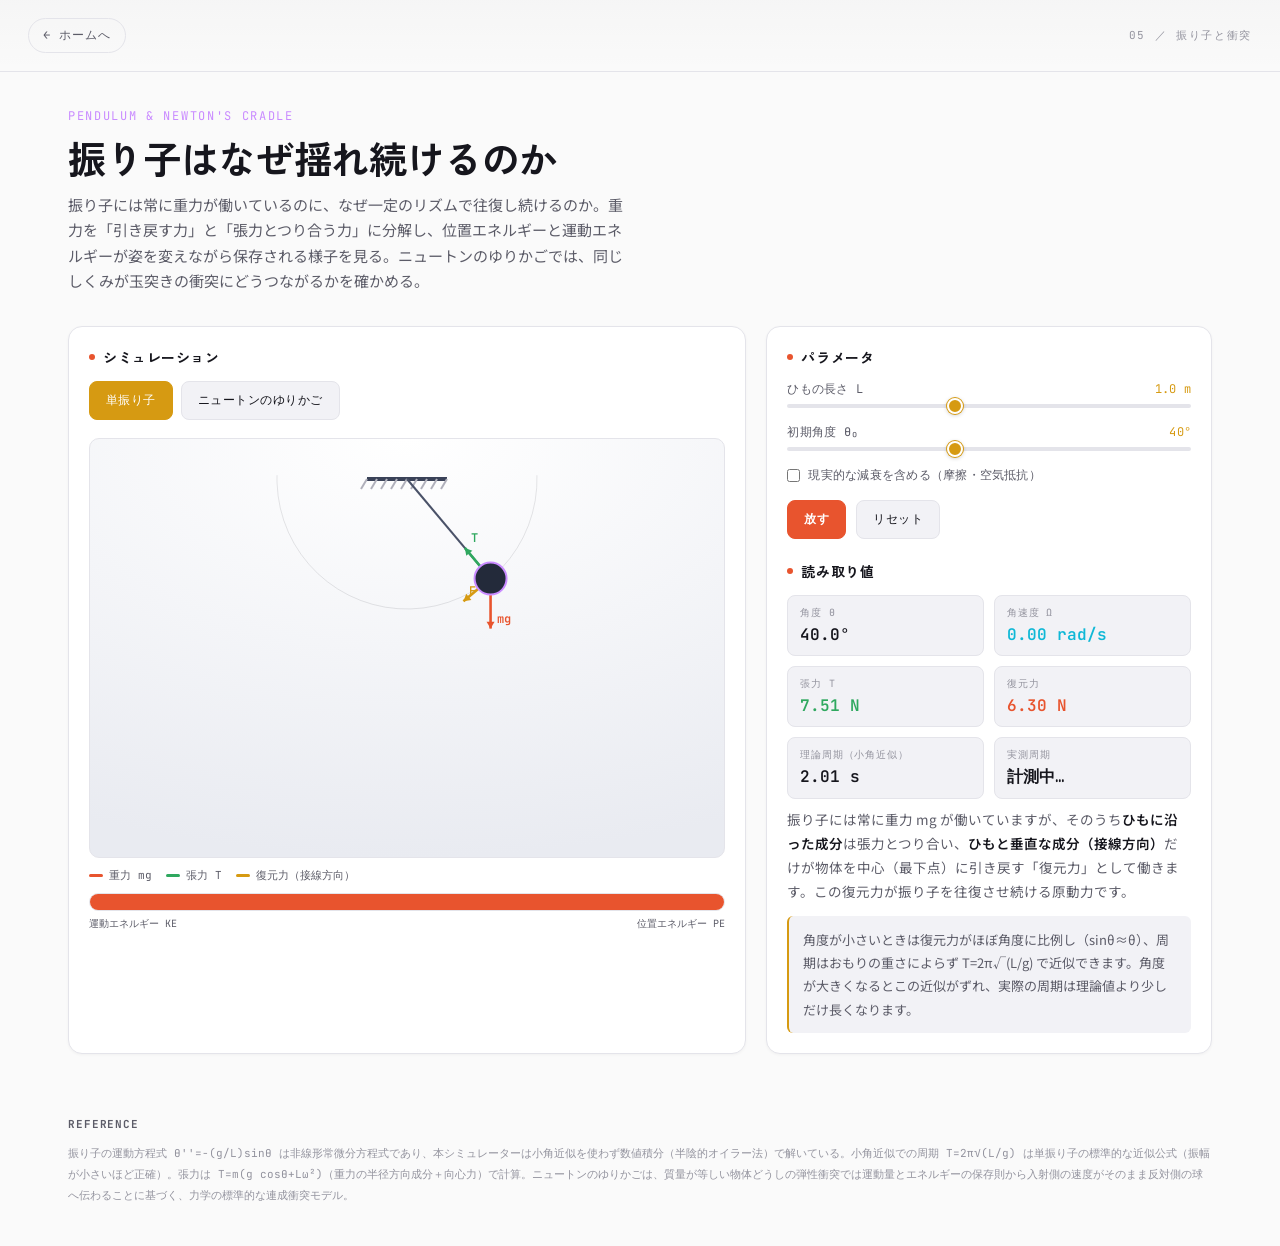
<file: pendulum.html>
<!DOCTYPE html>
<html lang="ja">
<head>
<meta charset="UTF-8">
<meta name="viewport" content="width=device-width, initial-scale=1.0, viewport-fit=cover">
<link rel="manifest" href="manifest.json">
<link rel="icon" href="favicon-32.png?v=4" sizes="32x32" type="image/png">
<link rel="icon" href="favicon-16.png?v=4" sizes="16x16" type="image/png">
<link rel="apple-touch-icon" href="apple-touch-icon.png?v=4">
<meta name="theme-color" content="#0a0e15">
<meta name="mobile-web-app-capable" content="yes">
<meta name="apple-mobile-web-app-capable" content="yes">
<meta name="apple-mobile-web-app-status-bar-style" content="black-translucent">
<meta name="apple-mobile-web-app-title" content="力のはたらき">
<title>振り子とニュートンのゆりかご</title>
<link rel="preconnect" href="https://fonts.googleapis.com">
<link href="https://fonts.googleapis.com/css2?family=Zen+Kaku+Gothic+New:wght@500;700;900&family=Noto+Sans+JP:wght@400;500;700&family=JetBrains+Mono:wght@400;500&display=swap" rel="stylesheet">
<link rel="stylesheet" href="styles.css">
<style>
  :root{--accent:#c98bff;}
  #stage{width:100%;height:400px;}
  .modebar{display:flex;gap:8px;margin-bottom:18px;}
  .energybar{display:flex;height:18px;border-radius:100px;overflow:hidden;border:1px solid var(--border);margin-top:10px;}
  .energybar .ke{background:var(--velocity);}
  .energybar .pe{background:var(--force);}
  .energylabel{display:flex;justify-content:space-between;font-family:var(--font-mono);font-size:10px;color:var(--text-dim);margin-top:6px;}
  .segrow{display:flex;gap:6px;flex-wrap:wrap;margin-top:6px;}
  .segbtn{
    font-family:var(--font-mono);font-size:12px;padding:8px 14px;border-radius:8px;
    background:var(--bg-panel-2);border:1px solid var(--border);color:var(--text);cursor:pointer;
  }
  .segbtn.active{background:#c98bff;color:#0a0e15;border-color:#c98bff;font-weight:700;}
</style>
</head>
<body>

<div class="topbar">
  <a class="back" href="index.html">← ホームへ</a>
  <span class="unit-title">05 ／ 振り子と衝突</span>
</div>

<div class="sim-header">
  <span class="eyebrow">Pendulum &amp; Newton's Cradle</span>
  <h1>振り子はなぜ揺れ続けるのか</h1>
  <p>振り子には常に重力が働いているのに、なぜ一定のリズムで往復し続けるのか。重力を「引き戻す力」と「張力とつり合う力」に分解し、位置エネルギーと運動エネルギーが姿を変えながら保存される様子を見る。ニュートンのゆりかごでは、同じしくみが玉突きの衝突にどうつながるかを確かめる。</p>
</div>

<div class="layout">
  <div class="panel">
    <h2><span class="dot"></span>シミュレーション</h2>
    <div class="modebar">
      <button class="btn active" id="modeSingle">単振り子</button>
      <button class="btn" id="modeCradle">ニュートンのゆりかご</button>
    </div>
    <div class="stage"><canvas id="stage"></canvas></div>

    <div id="singleUI">
      <div class="legend" style="margin-top:10px;">
        <div class="item"><span class="sw" style="background:var(--force);"></span>重力 mg</div>
        <div class="item"><span class="sw" style="background:var(--normal);"></span>張力 T</div>
        <div class="item"><span class="sw" style="background:var(--highlight);"></span>復元力（接線方向）</div>
      </div>
      <div class="energybar"><div class="ke" id="keBar" style="width:0%;"></div><div class="pe" id="peBar" style="width:100%;"></div></div>
      <div class="energylabel"><span>運動エネルギー KE</span><span>位置エネルギー PE</span></div>
    </div>

    <div id="cradleUI" style="display:none;">
      <div class="legend" style="margin-top:10px;">
        <div class="item"><span class="sw" style="background:var(--highlight);"></span>動いている球</div>
        <div class="item"><span class="sw" style="background:var(--text-faint);"></span>静止している球</div>
      </div>
    </div>
  </div>

  <div class="panel">
    <h2><span class="dot"></span>パラメータ</h2>

    <div class="controls" id="singleControls">
      <div class="control">
        <label>ひもの長さ L <span class="val"><span id="lVal">1.0</span> m</span></label>
        <input type="range" id="length" min="0.3" max="2.0" value="1.0" step="0.05">
      </div>
      <div class="control">
        <label>初期角度 θ₀ <span class="val"><span id="th0Val">40</span>°</span></label>
        <input type="range" id="theta0" min="5" max="90" value="40" step="1">
      </div>
      <div class="control">
        <label style="justify-content:flex-start;gap:8px;"><input type="checkbox" id="damping"> 現実的な減衰を含める（摩擦・空気抵抗）</label>
      </div>
    </div>

    <div class="controls" id="cradleControls" style="display:none;">
      <div class="control">
        <label>引く球の数 k</label>
        <div class="segrow">
          <button class="segbtn active" data-k="1">1個</button>
          <button class="segbtn" data-k="2">2個</button>
          <button class="segbtn" data-k="3">3個</button>
        </div>
      </div>
      <div class="control">
        <label>引き上げ角度 <span class="val"><span id="pullVal">40</span>°</span></label>
        <input type="range" id="pullAngle" min="10" max="70" value="40" step="1">
      </div>
      <div class="control">
        <label style="justify-content:flex-start;gap:8px;"><input type="checkbox" id="cradleDamping"> 衝突ごとにわずかにエネルギーを失う（現実的）</label>
      </div>
    </div>

    <div class="btnrow" style="margin-top:16px;">
      <button class="btn primary" id="launchBtn">放す</button>
      <button class="btn" id="resetBtn">リセット</button>
    </div>

    <h2 style="margin-top:22px;"><span class="dot"></span>読み取り値</h2>
    <div class="readout" id="readoutSingle">
      <div class="item"><div class="k">角度 θ</div><div class="v" id="rTheta">40.0°</div></div>
      <div class="item"><div class="k">角速度 ω</div><div class="v velocity" id="rOmega">0.00 rad/s</div></div>
      <div class="item"><div class="k">張力 T</div><div class="v normal" id="rT">— N</div></div>
      <div class="item"><div class="k">復元力</div><div class="v force" id="rRestore">— N</div></div>
      <div class="item"><div class="k">理論周期（小角近似）</div><div class="v" id="rT0">— s</div></div>
      <div class="item"><div class="k">実測周期</div><div class="v" id="rTmeasured">— s</div></div>
    </div>
    <div class="readout" id="readoutCradle" style="display:none;">
      <div class="item"><div class="k">現在動いている球</div><div class="v" id="rActive">なし</div></div>
      <div class="item"><div class="k">直前の衝突速度</div><div class="v velocity" id="rCollV">— m/s</div></div>
    </div>

    <div class="explain" id="explainText">
      振り子には常に重力 mg が働いていますが、そのうち<strong>ひもに沿った成分</strong>は張力とつり合い、<strong>ひもと垂直な成分（接線方向）</strong>だけが物体を中心（最下点）に引き戻す「復元力」として働きます。この復元力が振り子を往復させ続ける原動力です。
      <div class="note">角度が小さいときは復元力がほぼ角度に比例し（sinθ≈θ）、周期はおもりの重さによらず T=2π√(L/g) で近似できます。角度が大きくなるとこの近似がずれ、実際の周期は理論値より少しだけ長くなります。</div>
    </div>
  </div>
</div>

<footer class="source">
  <h3>Reference</h3>
  振り子の運動方程式 θ''=−(g/L)sinθ は非線形常微分方程式であり、本シミュレーターは小角近似を使わず数値積分（半陰的オイラー法）で解いている。小角近似での周期 T=2π√(L/g) は単振り子の標準的な近似公式（振幅が小さいほど正確）。張力は T=m(g cosθ+Lω²)（重力の半径方向成分＋向心力）で計算。ニュートンのゆりかごは、質量が等しい物体どうしの弾性衝突では運動量とエネルギーの保存則から入射側の速度がそのまま反対側の球へ伝わることに基づく、力学の標準的な連成衝突モデル。
</footer>

<script>
const canvas=document.getElementById('stage'), ctx=canvas.getContext('2d');
function resize(){
  const r=canvas.parentElement.getBoundingClientRect();
  canvas.width=r.width*devicePixelRatio; canvas.height=r.height*devicePixelRatio;
  canvas.style.width=r.width+'px'; canvas.style.height=r.height+'px';
  ctx.setTransform(devicePixelRatio,0,0,devicePixelRatio,0,0);
}
window.addEventListener('resize',resize);
const g=9.8;

let mode='single';
const modeSingleBtn=document.getElementById('modeSingle'), modeCradleBtn=document.getElementById('modeCradle');
const singleUI=document.getElementById('singleUI'), cradleUI=document.getElementById('cradleUI');
const singleControls=document.getElementById('singleControls'), cradleControls=document.getElementById('cradleControls');
const readoutSingle=document.getElementById('readoutSingle'), readoutCradle=document.getElementById('readoutCradle');

modeSingleBtn.onclick=()=>{
  mode='single'; modeSingleBtn.classList.add('active'); modeCradleBtn.classList.remove('active');
  singleUI.style.display=''; cradleUI.style.display='none';
  singleControls.style.display=''; cradleControls.style.display='none';
  readoutSingle.style.display=''; readoutCradle.style.display='none';
  resetSingle();
};
modeCradleBtn.onclick=()=>{
  mode='cradle'; modeCradleBtn.classList.add('active'); modeSingleBtn.classList.remove('active');
  singleUI.style.display='none'; cradleUI.style.display='';
  singleControls.style.display='none'; cradleControls.style.display='';
  readoutSingle.style.display='none'; readoutCradle.style.display='';
  resetCradle();
};

/* ---------------- 単振り子 ---------------- */
const lengthEl=document.getElementById('length'), theta0El=document.getElementById('theta0'), dampingEl=document.getElementById('damping');
lengthEl.addEventListener('input',()=>{document.getElementById('lVal').textContent=parseFloat(lengthEl.value).toFixed(2);resetSingle();});
theta0El.addEventListener('input',()=>{document.getElementById('th0Val').textContent=theta0El.value;resetSingle();});

let sTheta=0, sOmega=0, sRunning=false;
let turnPoints=[]; // timestamps of omega sign changes, for measured period
let simTime=0;

function resetSingle(){
  sTheta=parseFloat(theta0El.value)*Math.PI/180;
  sOmega=0; sRunning=false; turnPoints=[]; simTime=0;
  updateSingleReadouts();
}
resetSingle();

function stepSingle(dt){
  if(!sRunning)return;
  const L=parseFloat(lengthEl.value);
  const alpha=-(g/L)*Math.sin(sTheta);
  const prevOmega=sOmega;
  sOmega+=alpha*dt;
  if(dampingEl.checked) sOmega*=(1-0.15*dt);
  sTheta+=sOmega*dt;
  simTime+=dt;
  // 発射直後(静止からの立ち上がり)の見かけ上の符号反転だけを除外し、
  // それ以降の本物の折り返し(角速度の符号反転)はすべて検出する
  if(simTime>0.05 && Math.sign(prevOmega)!==Math.sign(sOmega)){
    turnPoints.push(simTime);
    if(turnPoints.length>4)turnPoints.shift();
  }
}

function updateSingleReadouts(){
  const L=parseFloat(lengthEl.value);
  const m=1; // 1kg の代表おもりで力を評価（比を見るだけなので質量は結果の傾向に影響しない）
  const T=m*(g*Math.cos(sTheta)+L*sOmega*sOmega);
  const restore=m*g*Math.sin(sTheta);
  const T0=2*Math.PI*Math.sqrt(L/g);
  document.getElementById('rTheta').textContent=(sTheta*180/Math.PI).toFixed(1)+'°';
  document.getElementById('rOmega').textContent=sOmega.toFixed(2)+' rad/s';
  document.getElementById('rT').textContent=T.toFixed(2)+' N';
  document.getElementById('rRestore').textContent=restore.toFixed(2)+' N';
  document.getElementById('rT0').textContent=T0.toFixed(2)+' s';
  if(turnPoints.length>=2){
    const measured=2*(turnPoints[turnPoints.length-1]-turnPoints[turnPoints.length-2]);
    document.getElementById('rTmeasured').textContent=measured.toFixed(2)+' s';
  } else {
    document.getElementById('rTmeasured').textContent='計測中…';
  }
  const KE=0.5*m*(L*sOmega)*(L*sOmega);
  const PEmax=m*g*L*(1-Math.cos(parseFloat(theta0El.value)*Math.PI/180));
  const PE=m*g*L*(1-Math.cos(sTheta));
  const total=Math.max(PEmax,0.0001);
  document.getElementById('keBar').style.width=Math.min(100,(KE/total)*100)+'%';
  document.getElementById('peBar').style.width=Math.min(100,100-(KE/total)*100)+'%';
}

function drawSingle(){
  const w=canvas.clientWidth,h=canvas.clientHeight;
  ctx.clearRect(0,0,w,h);
  const L=parseFloat(lengthEl.value);
  const scale=Math.min((h-90)/2.0, 130);
  const pivotX=w/2, pivotY=40;
  ctx.strokeStyle='#3a4258'; ctx.lineWidth=4;
  ctx.beginPath();ctx.moveTo(pivotX-40,pivotY);ctx.lineTo(pivotX+40,pivotY);ctx.stroke();
  ctx.fillStyle='#b0b0bb';
  for(let x=pivotX-40;x<=pivotX+40;x+=10){ctx.beginPath();ctx.moveTo(x,pivotY);ctx.lineTo(x-6,pivotY+10);ctx.strokeStyle='#b0b0bb';ctx.lineWidth=2;ctx.stroke();}

  const bx=pivotX+Math.sin(sTheta)*L*scale;
  const by=pivotY+Math.cos(sTheta)*L*scale;

  // guide arc
  ctx.strokeStyle='rgba(20,20,30,.10)'; ctx.lineWidth=1;
  ctx.beginPath(); ctx.arc(pivotX,pivotY,L*scale,Math.PI/2-1.6,Math.PI/2+1.6); ctx.stroke();

  ctx.strokeStyle='#4a5268'; ctx.lineWidth=2;
  ctx.beginPath();ctx.moveTo(pivotX,pivotY);ctx.lineTo(bx,by);ctx.stroke();

  // force vectors: gravity mg, tension T (along string), tangential restoring force
  arrowP(bx,by,bx,by+50,getCss('--force'),'mg');
  const tx=pivotX-bx, ty=pivotY-by; const tl=Math.hypot(tx,ty)||1;
  arrowP(bx,by,bx+tx/tl*40,by+ty/tl*40,getCss('--normal'),'T');
  // tangential unit vector at angle theta (direction of increasing theta): (cos theta, -sin theta)
  // tangential component of gravity = -mg sin(theta) along that direction -> restoring force vector:
  const restScale=Math.min(Math.abs(Math.sin(sTheta))*55,48);
  const sgn=-Math.sin(sTheta)>=0?1:-1;
  const rx=Math.cos(sTheta)*sgn*restScale, ry=-Math.sin(sTheta)*sgn*restScale;
  arrowP(bx,by,bx+rx,by+ry,getCss('--highlight'),'F');

  ctx.fillStyle='#232a3a'; ctx.strokeStyle='#c98bff'; ctx.lineWidth=2;
  ctx.beginPath(); ctx.arc(bx,by,16,0,Math.PI*2); ctx.fill(); ctx.stroke();
}
function getCss(v){return getComputedStyle(document.documentElement).getPropertyValue(v).trim();}
function arrowP(x0,y0,x1,y1,color,label){
  if(Math.hypot(x1-x0,y1-y0)<3)return;
  const headlen=8; const dx=x1-x0,dy=y1-y0, ang=Math.atan2(dy,dx);
  ctx.strokeStyle=color; ctx.fillStyle=color; ctx.lineWidth=2.6;
  ctx.beginPath();ctx.moveTo(x0,y0);ctx.lineTo(x1,y1);ctx.stroke();
  ctx.beginPath();ctx.moveTo(x1,y1);
  ctx.lineTo(x1-headlen*Math.cos(ang-Math.PI/6),y1-headlen*Math.sin(ang-Math.PI/6));
  ctx.lineTo(x1-headlen*Math.cos(ang+Math.PI/6),y1-headlen*Math.sin(ang+Math.PI/6));
  ctx.closePath();ctx.fill();
  if(label){ctx.font='600 12px "JetBrains Mono",monospace';ctx.fillStyle=color;ctx.fillText(label,x1+6,y1-6);}
}

/* ---------------- ニュートンのゆりかご ---------------- */
const N_BALLS=5;
let dockLo=0, dockHi=N_BALLS-1; // docked (静止)範囲
let activeSide=null; // 'left' | 'right' | null
let activeK=0;
let cTheta=0, cOmega=0;
let cRunning=false;
let lastCollisionV=null;
const cL=0.85; // ひもの長さ(表示用固定)

const pullAngleEl=document.getElementById('pullAngle');
pullAngleEl.addEventListener('input',()=>{document.getElementById('pullVal').textContent=pullAngleEl.value; if(!cRunning)resetCradle();});
let pullK=1;
document.querySelectorAll('.segbtn').forEach(b=>{
  b.onclick=()=>{
    document.querySelectorAll('.segbtn').forEach(x=>x.classList.remove('active'));
    b.classList.add('active'); pullK=parseInt(b.dataset.k); if(!cRunning)resetCradle();
  };
});

function resetCradle(){
  dockLo=pullK; dockHi=N_BALLS-1;
  activeSide='left'; activeK=pullK;
  cTheta=-parseFloat(pullAngleEl.value)*Math.PI/180; // 左側に引く=負
  cOmega=0; cRunning=false; lastCollisionV=null;
  updateCradleReadouts();
}
resetCradle();

function stepCradle(dt){
  if(!cRunning)return;
  const alpha=-(g/cL)*Math.sin(cTheta);
  cOmega+=alpha*dt;
  const prevTheta=cTheta;
  cTheta+=cOmega*dt;

  // 衝突判定：中心(θ=0)を、中心方向へ向かって通過した瞬間
  const crossedZero=(prevTheta<0 && cTheta>=0) || (prevTheta>0 && cTheta<=0);
  if(crossedZero){
    const v=cOmega; // 符号付き角速度（衝突直前の速度）
    lastCollisionV=Math.abs(v)*cL;
    if(activeSide==='left'){
      // 左のk個がdockに合流 → dockLoが左へk個分拡張 → 右端からk個が新たにactiveへ
      dockLo=Math.max(0,dockLo-activeK);
      dockHi=dockHi; // unchanged for now, will shrink from right
      const newHi=dockHi-activeK;
      dockHi=newHi;
      activeSide='right'; activeK=activeK;
      cTheta=0; cOmega=Math.abs(v); // 角速度をそのまま(同じ大きさ)引き継いで反対向きに発射
      if(cradleDampingEl.checked) cOmega*=0.97;
    } else if(activeSide==='right'){
      dockHi=Math.min(N_BALLS-1,dockHi+activeK);
      dockLo=dockLo+activeK;
      activeSide='left'; activeK=activeK;
      cTheta=0; cOmega=-Math.abs(v);
      if(cradleDampingEl.checked) cOmega*=0.97;
    }
  }
  updateCradleReadouts();
}
const cradleDampingEl=document.getElementById('cradleDamping');

function updateCradleReadouts(){
  document.getElementById('rActive').textContent = activeSide==='left'?'左側 '+activeK+'個':(activeSide==='right'?'右側 '+activeK+'個':'なし');
  document.getElementById('rCollV').textContent = lastCollisionV!==null? lastCollisionV.toFixed(2)+' m/s' : '— m/s';
}

function drawCradle(){
  const w=canvas.clientWidth,h=canvas.clientHeight;
  ctx.clearRect(0,0,w,h);
  const pivotY=40, barY=pivotY;
  const spacing=44;
  const totalW=spacing*(N_BALLS-1);
  const startX=w/2-totalW/2;
  const scale=Math.min((h-100),240);

  ctx.strokeStyle='#3a4258'; ctx.lineWidth=4;
  ctx.beginPath();ctx.moveTo(startX-30,barY);ctx.lineTo(startX+totalW+30,barY);ctx.stroke();

  for(let i=0;i<N_BALLS;i++){
    const px=startX+i*spacing;
    let theta=0;
    const isActiveGroup = (activeSide==='left' && i<activeK) || (activeSide==='right' && i>=N_BALLS-activeK);
    if(isActiveGroup){ theta=cTheta; }
    const bx=px+Math.sin(theta)*scale;
    const by=pivotY+Math.cos(theta)*scale;
    ctx.strokeStyle='#4a5268'; ctx.lineWidth=1.6;
    ctx.beginPath();ctx.moveTo(px,pivotY);ctx.lineTo(bx,by);ctx.stroke();
    ctx.beginPath();ctx.arc(px,pivotY,2,0,Math.PI*2);ctx.fillStyle='#3a4258';ctx.fill();
    ctx.beginPath();ctx.arc(bx,by,15,0,Math.PI*2);
    ctx.fillStyle= isActiveGroup? getCss('--highlight') : '#5a6376';
    ctx.fill();
    ctx.strokeStyle='#0a0e15'; ctx.lineWidth=1.5; ctx.stroke();
  }
}

/* ---------------- 共通ボタン・ループ ---------------- */
document.getElementById('launchBtn').onclick=()=>{
  if(mode==='single'){ sRunning=true; }
  else { cRunning=true; }
};
document.getElementById('resetBtn').onclick=()=>{
  if(mode==='single'){ resetSingle(); }
  else { resetCradle(); }
};

let last=performance.now();
function loop(now){
  const dt=Math.min((now-last)/1000,0.02); last=now;
  if(mode==='single'){ stepSingle(dt); updateSingleReadouts(); drawSingle(); }
  else { stepCradle(dt); drawCradle(); }
  requestAnimationFrame(loop);
}
resize();
requestAnimationFrame(loop);
</script>
<script>
if('serviceWorker' in navigator){
  window.addEventListener('load',()=>{
    navigator.serviceWorker.register('sw.js').catch(()=>{});
  });
}
</script>
</body>
</html>
</file>
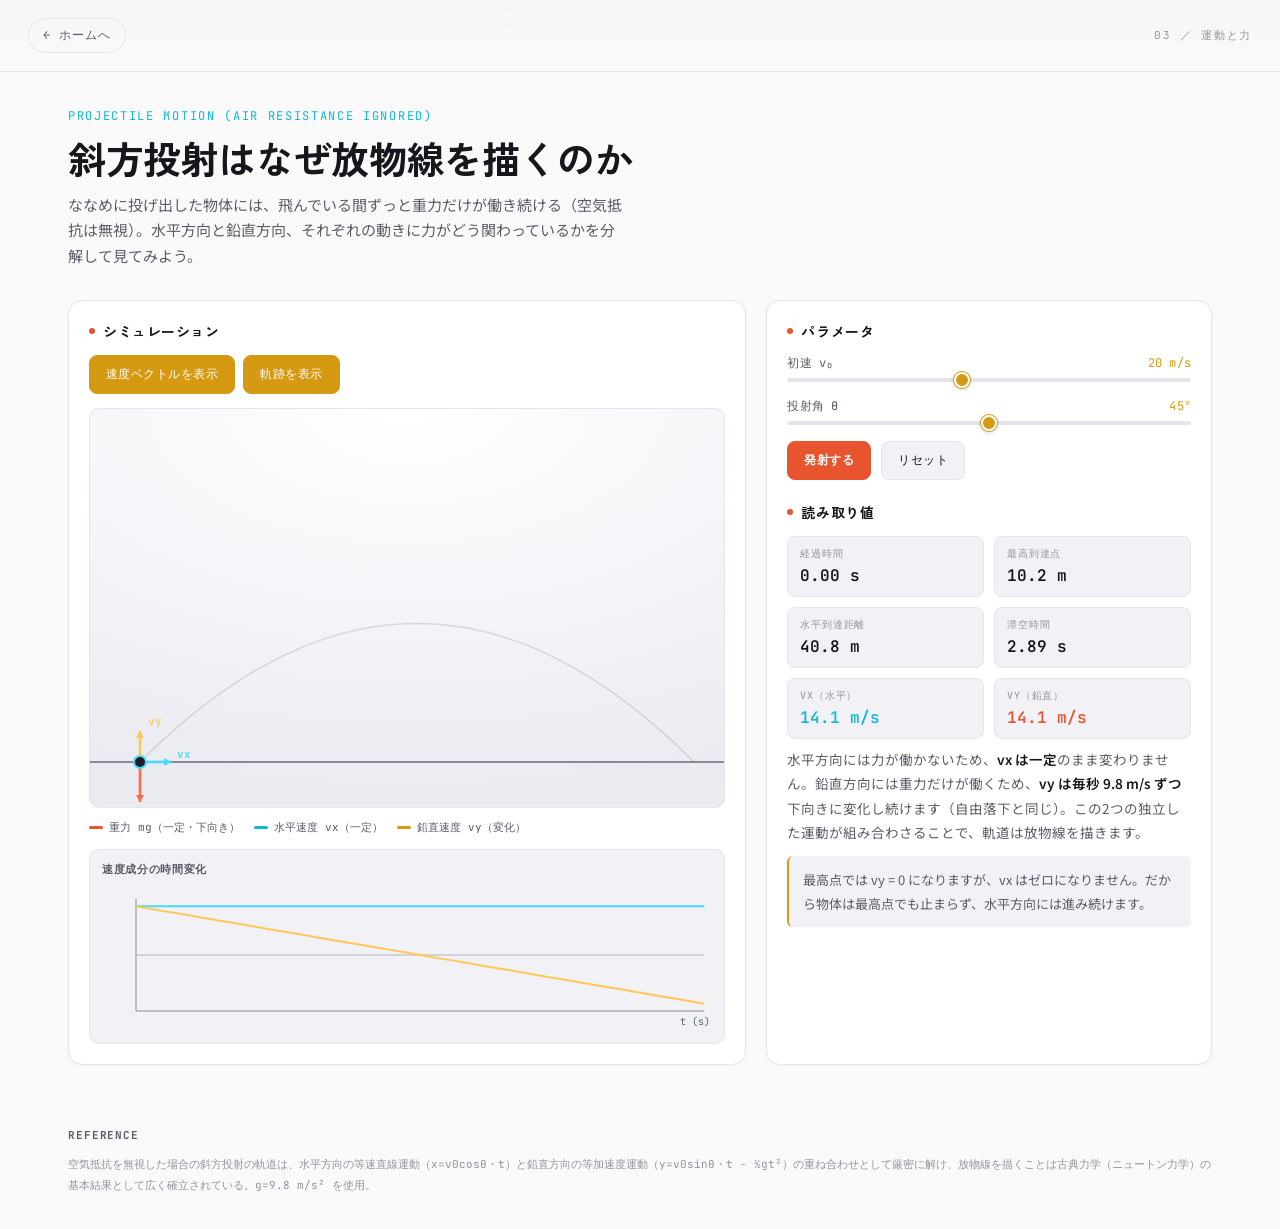
<file: projectile.html>
<!DOCTYPE html>
<html lang="ja">
<head>
<meta charset="UTF-8">
<meta name="viewport" content="width=device-width, initial-scale=1.0, viewport-fit=cover">
<link rel="manifest" href="manifest.json">
<link rel="icon" href="favicon-32.png?v=4" sizes="32x32" type="image/png">
<link rel="icon" href="favicon-16.png?v=4" sizes="16x16" type="image/png">
<link rel="apple-touch-icon" href="apple-touch-icon.png?v=4">
<meta name="theme-color" content="#0a0e15">
<meta name="mobile-web-app-capable" content="yes">
<meta name="apple-mobile-web-app-capable" content="yes">
<meta name="apple-mobile-web-app-status-bar-style" content="black-translucent">
<meta name="apple-mobile-web-app-title" content="力のはたらき">
<title>斜方投射はなぜ放物線を描くのか</title>
<link rel="preconnect" href="https://fonts.googleapis.com">
<link href="https://fonts.googleapis.com/css2?family=Zen+Kaku+Gothic+New:wght@500;700;900&family=Noto+Sans+JP:wght@400;500;700&family=JetBrains+Mono:wght@400;500&display=swap" rel="stylesheet">
<link rel="stylesheet" href="styles.css">
<style>
  :root{--accent:var(--velocity);}
  #stage{width:100%;height:380px;}
  #chart{width:100%;height:140px;display:block;margin-top:14px;}
  .chartbox{background:var(--bg-panel-2);border:1px solid var(--border);border-radius:10px;padding:12px;margin-top:14px;}
  .chartbox h3{font-family:var(--font-mono);font-size:11px;color:var(--text-dim);letter-spacing:.06em;margin-bottom:6px;text-transform:uppercase;}
  .toggles{display:flex;gap:8px;flex-wrap:wrap;margin-bottom:14px;}
</style>
</head>
<body>

<div class="topbar">
  <a class="back" href="index.html">← ホームへ</a>
  <span class="unit-title">03 ／ 運動と力</span>
</div>

<div class="sim-header">
  <span class="eyebrow">Projectile Motion (Air Resistance Ignored)</span>
  <h1>斜方投射はなぜ放物線を描くのか</h1>
  <p>ななめに投げ出した物体には、飛んでいる間ずっと重力だけが働き続ける（空気抵抗は無視）。水平方向と鉛直方向、それぞれの動きに力がどう関わっているかを分解して見てみよう。</p>
</div>

<div class="layout">
  <div class="panel">
    <h2><span class="dot"></span>シミュレーション</h2>
    <div class="toggles">
      <button class="btn active" id="toggleVec">速度ベクトルを表示</button>
      <button class="btn active" id="toggleTrail">軌跡を表示</button>
    </div>
    <div class="stage"><canvas id="stage"></canvas></div>
    <div class="legend" style="margin-top:12px;">
      <div class="item"><span class="sw" style="background:var(--force);"></span>重力 mg（一定・下向き）</div>
      <div class="item"><span class="sw" style="background:var(--velocity);"></span>水平速度 vx（一定）</div>
      <div class="item"><span class="sw" style="background:var(--highlight);"></span>鉛直速度 vy（変化）</div>
    </div>
    <div class="chartbox">
      <h3>速度成分の時間変化</h3>
      <canvas id="chart"></canvas>
    </div>
  </div>

  <div class="panel">
    <h2><span class="dot"></span>パラメータ</h2>
    <div class="controls">
      <div class="control">
        <label>初速 v₀ <span class="val"><span id="v0Val">20</span> m/s</span></label>
        <input type="range" id="v0" min="5" max="40" value="20" step="1">
      </div>
      <div class="control">
        <label>投射角 θ <span class="val"><span id="thVal">45</span>°</span></label>
        <input type="range" id="th" min="5" max="85" value="45" step="1">
      </div>
    </div>
    <div class="btnrow" style="margin-top:16px;">
      <button class="btn primary" id="launchBtn">発射する</button>
      <button class="btn" id="resetBtn">リセット</button>
    </div>

    <h2 style="margin-top:22px;"><span class="dot"></span>読み取り値</h2>
    <div class="readout">
      <div class="item"><div class="k">経過時間</div><div class="v" id="rT">0.00 s</div></div>
      <div class="item"><div class="k">最高到達点</div><div class="v" id="rHmax">— m</div></div>
      <div class="item"><div class="k">水平到達距離</div><div class="v" id="rRange">— m</div></div>
      <div class="item"><div class="k">滞空時間</div><div class="v" id="rTflight">— s</div></div>
      <div class="item"><div class="k">vx（水平）</div><div class="v velocity" id="rVx">0.0 m/s</div></div>
      <div class="item"><div class="k">vy（鉛直）</div><div class="v force" id="rVy">0.0 m/s</div></div>
    </div>

    <div class="explain">
      水平方向には力が働かないため、<strong>vx は一定</strong>のまま変わりません。鉛直方向には重力だけが働くため、<strong>vy は毎秒 9.8 m/s ずつ</strong>下向きに変化し続けます（自由落下と同じ）。この2つの独立した運動が組み合わさることで、軌道は放物線を描きます。
      <div class="note">最高点では vy = 0 になりますが、vx はゼロになりません。だから物体は最高点でも止まらず、水平方向には進み続けます。</div>
    </div>
  </div>
</div>

<footer class="source">
  <h3>Reference</h3>
  空気抵抗を無視した場合の斜方投射の軌道は、水平方向の等速直線運動（x=v0cosθ・t）と鉛直方向の等加速度運動（y=v0sinθ・t − ½gt²）の重ね合わせとして厳密に解け、放物線を描くことは古典力学（ニュートン力学）の基本結果として広く確立されている。g=9.8 m/s² を使用。
</footer>

<script>
const canvas=document.getElementById('stage'), ctx=canvas.getContext('2d');
function resize(){
  const r=canvas.parentElement.getBoundingClientRect();
  canvas.width=r.width*devicePixelRatio; canvas.height=r.height*devicePixelRatio;
  canvas.style.width=r.width+'px'; canvas.style.height=r.height+'px';
  ctx.setTransform(devicePixelRatio,0,0,devicePixelRatio,0,0);
}
window.addEventListener('resize',resize);

const v0El=document.getElementById('v0'), thEl=document.getElementById('th');
v0El.addEventListener('input',()=>document.getElementById('v0Val').textContent=v0El.value);
thEl.addEventListener('input',()=>document.getElementById('thVal').textContent=thEl.value);

const g=9.8;
let flying=false, t=0, trail=[], vxHist=[], vyHist=[], tHist=[];
let showVec=true, showTrail=true;
document.getElementById('toggleVec').onclick=(e)=>{showVec=!showVec;e.target.classList.toggle('active',showVec);};
document.getElementById('toggleTrail').onclick=(e)=>{showTrail=!showTrail;e.target.classList.toggle('active',showTrail);};

document.getElementById('launchBtn').onclick=()=>{
  flying=true; t=0; trail=[]; vxHist=[]; vyHist=[]; tHist=[];
};
document.getElementById('resetBtn').onclick=()=>{
  flying=false; t=0; trail=[]; vxHist=[]; vyHist=[]; tHist=[];
  document.getElementById('rT').textContent='0.00 s';
  document.getElementById('rVx').textContent='0.0 m/s';
  document.getElementById('rVy').textContent='0.0 m/s';
};

function getParams(){
  const v0=parseFloat(v0El.value), th=parseFloat(thEl.value)*Math.PI/180;
  const vx0=v0*Math.cos(th), vy0=v0*Math.sin(th);
  const tFlight=2*vy0/g;
  const range=vx0*tFlight;
  const hmax=(vy0*vy0)/(2*g);
  return {v0,th,vx0,vy0,tFlight,range,hmax};
}

let scale=8; // px per meter, recalculated
function draw(){
  const w=canvas.clientWidth,h=canvas.clientHeight;
  ctx.clearRect(0,0,w,h);
  const P=getParams();
  scale=Math.min((w-80)/Math.max(P.range,10), (h-80)/Math.max(P.hmax,5));
  scale=Math.max(Math.min(scale,22),3);
  const originX=50, originY=h-40;

  // ground
  ctx.strokeStyle='#8a8a96'; ctx.lineWidth=2;
  ctx.beginPath(); ctx.moveTo(0,originY); ctx.lineTo(w,originY); ctx.stroke();

  // trail
  if(showTrail && trail.length>1){
    ctx.strokeStyle='rgba(74,217,255,.35)'; ctx.lineWidth=2;
    ctx.beginPath();
    trail.forEach((p,i)=>{
      const px=originX+p.x*scale, py=originY-p.y*scale;
      if(i===0)ctx.moveTo(px,py); else ctx.lineTo(px,py);
    });
    ctx.stroke();
  }

  // full projected parabola (faint guide)
  ctx.strokeStyle='rgba(20,20,30,.12)'; ctx.lineWidth=1.5; ctx.beginPath();
  for(let i=0;i<=60;i++){
    const tt=P.tFlight*i/60;
    const x=P.vx0*tt, y=Math.max(P.vy0*tt-0.5*g*tt*tt,0);
    const px=originX+x*scale, py=originY-y*scale;
    if(i===0)ctx.moveTo(px,py); else ctx.lineTo(px,py);
  }
  ctx.stroke();

  // current position
  let x,y,vx,vy;
  if(flying){
    x=P.vx0*t; y=P.vy0*t-0.5*g*t*t; vx=P.vx0; vy=P.vy0-g*t;
    if(y<0){y=0;flying=false;}
  } else {
    x=0;y=0;vx=P.vx0;vy=P.vy0;
  }
  const px=originX+x*scale, py=originY-y*scale;

  if(showVec){
    const vscale=2.2;
    arrow(px,py,px,py-P.v0*0,null); // no-op placeholder
    arrow(px,py,px,py-40*0.6,'#ff6b4a','mg',[8,10],true); // gravity fixed length indicator
    arrow(px,py,px+vx*vscale,py,'#4ad9ff','vx',[6,-4]);
    arrow(px,py,px,py-vy*vscale,'#ffc857','vy',[8,-6]);
  }

  ctx.fillStyle='#1c1c24';
  ctx.beginPath(); ctx.arc(px,py,6,0,Math.PI*2); ctx.fill();
  ctx.strokeStyle='#4ad9ff'; ctx.lineWidth=2; ctx.stroke();

  document.getElementById('rHmax').textContent=P.hmax.toFixed(1)+' m';
  document.getElementById('rRange').textContent=P.range.toFixed(1)+' m';
  document.getElementById('rTflight').textContent=P.tFlight.toFixed(2)+' s';
  document.getElementById('rT').textContent=t.toFixed(2)+' s';
  document.getElementById('rVx').textContent=vx.toFixed(1)+' m/s';
  document.getElementById('rVy').textContent=vy.toFixed(1)+' m/s';

  return {vx,vy};
}

function arrow(x0,y0,x1,y1,color,label,labelOffset,fixedGravity){
  if(fixedGravity){
    x1=x0; y1=y0+40;
  }
  if(Math.hypot(x1-x0,y1-y0)<2)return;
  const headlen=8;
  const dx=x1-x0, dy=y1-y0, ang=Math.atan2(dy,dx);
  ctx.strokeStyle=color; ctx.fillStyle=color; ctx.lineWidth=2.6;
  ctx.beginPath(); ctx.moveTo(x0,y0); ctx.lineTo(x1,y1); ctx.stroke();
  ctx.beginPath();
  ctx.moveTo(x1,y1);
  ctx.lineTo(x1-headlen*Math.cos(ang-Math.PI/6), y1-headlen*Math.sin(ang-Math.PI/6));
  ctx.lineTo(x1-headlen*Math.cos(ang+Math.PI/6), y1-headlen*Math.sin(ang+Math.PI/6));
  ctx.closePath(); ctx.fill();
  if(label){ ctx.font='600 11px "JetBrains Mono",monospace'; ctx.fillStyle=color;
    const lo=labelOffset||[6,-6]; ctx.fillText(label,x1+lo[0],y1+lo[1]); }
}

function drawChart(){
  const c=document.getElementById('chart');
  const dpr=devicePixelRatio||1; const rect=c.getBoundingClientRect();
  c.width=rect.width*dpr; c.height=rect.height*dpr;
  const cctx=c.getContext('2d'); cctx.setTransform(dpr,0,0,dpr,0,0);
  const w=rect.width,h=rect.height; cctx.clearRect(0,0,w,h);
  const P=getParams();
  const padL=34,padB=20,padT=8,padR=8;
  const plotW=w-padL-padR, plotH=h-padT-padB;
  cctx.strokeStyle='#8a8a96'; cctx.lineWidth=1;
  cctx.beginPath();cctx.moveTo(padL,padT);cctx.lineTo(padL,padT+plotH);cctx.lineTo(padL+plotW,padT+plotH);cctx.stroke();
  const midY=padT+plotH/2;
  cctx.strokeStyle='#b0b0bb'; cctx.beginPath(); cctx.moveTo(padL,midY); cctx.lineTo(padL+plotW,midY); cctx.stroke();
  const vmax=Math.max(P.vx0,Math.abs(P.vy0))*1.15;
  function toXY(tt,v){return [padL+(tt/P.tFlight)*plotW, midY-(v/vmax)*(plotH/2)];}
  // vx line (constant)
  cctx.strokeStyle='#4ad9ff'; cctx.lineWidth=2; cctx.beginPath();
  let p=toXY(0,P.vx0); cctx.moveTo(p[0],p[1]); p=toXY(P.tFlight,P.vx0); cctx.lineTo(p[0],p[1]); cctx.stroke();
  // vy line
  cctx.strokeStyle='#ffc857'; cctx.lineWidth=2; cctx.beginPath();
  for(let i=0;i<=40;i++){const tt=P.tFlight*i/40; const vy=P.vy0-g*tt; const pp=toXY(tt,vy); if(i===0)cctx.moveTo(pp[0],pp[1]);else cctx.lineTo(pp[0],pp[1]);}
  cctx.stroke();
  // marker
  if(flying||t>0){
    const pp=toXY(Math.min(t,P.tFlight),0);
    cctx.strokeStyle='rgba(20,20,30,.25)'; cctx.beginPath(); cctx.moveTo(pp[0],padT); cctx.lineTo(pp[0],padT+plotH); cctx.stroke();
  }
  cctx.fillStyle='#5a6376'; cctx.font='10px "JetBrains Mono",monospace';
  cctx.fillText('t (s)',padL+plotW-24,padT+plotH+14);
}

let last=performance.now();
function loop(now){
  const dt=Math.min((now-last)/1000,0.033); last=now;
  if(flying){ t+=dt; trail.push({x:getParams().vx0*t, y:Math.max(getParams().vy0*t-0.5*g*t*t,0)}); }
  draw(); drawChart();
  requestAnimationFrame(loop);
}
resize();
requestAnimationFrame(loop);
</script>
<script>
if('serviceWorker' in navigator){
  window.addEventListener('load',()=>{
    navigator.serviceWorker.register('sw.js').catch(()=>{});
  });
}
</script>
</body>
</html>
</file>
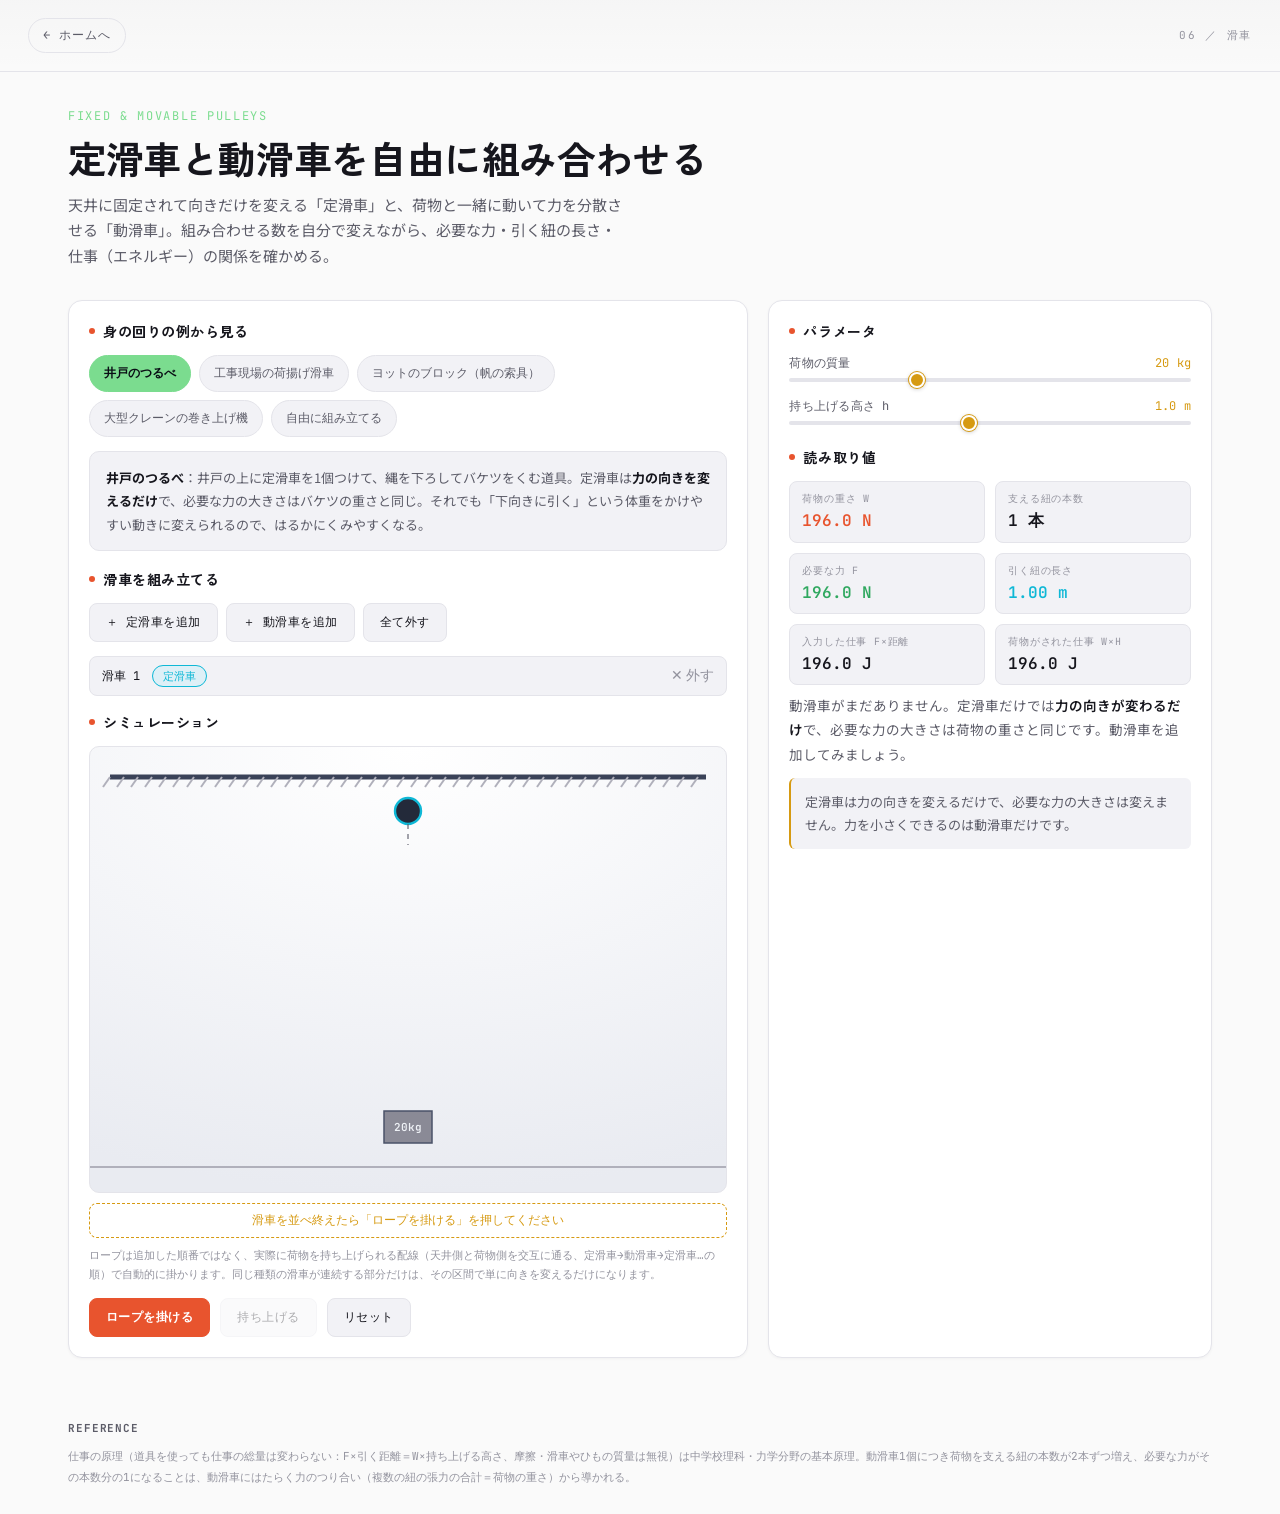
<file: pulley.html>
<!DOCTYPE html>
<html lang="ja">
<head>
<meta charset="UTF-8">
<meta name="viewport" content="width=device-width, initial-scale=1.0, viewport-fit=cover">
<link rel="manifest" href="manifest.json">
<link rel="icon" href="favicon-32.png?v=4" sizes="32x32" type="image/png">
<link rel="icon" href="favicon-16.png?v=4" sizes="16x16" type="image/png">
<link rel="apple-touch-icon" href="apple-touch-icon.png?v=4">
<meta name="theme-color" content="#0a0e15">
<meta name="mobile-web-app-capable" content="yes">
<meta name="apple-mobile-web-app-capable" content="yes">
<meta name="apple-mobile-web-app-status-bar-style" content="black-translucent">
<meta name="apple-mobile-web-app-title" content="力のはたらき">
<title>定滑車と動滑車を組み合わせる</title>
<link rel="preconnect" href="https://fonts.googleapis.com">
<link href="https://fonts.googleapis.com/css2?family=Zen+Kaku+Gothic+New:wght@500;700;900&family=Noto+Sans+JP:wght@400;500;700&family=JetBrains+Mono:wght@400;500&display=swap" rel="stylesheet">
<link rel="stylesheet" href="styles.css">
<style>
  :root{--accent:#7bdc8f;}
  #stage{width:100%;height:420px;}
  .builder{display:flex;gap:8px;margin-bottom:14px;flex-wrap:wrap;}
  .pulleylist{display:flex;flex-direction:column;gap:8px;margin-bottom:16px;}
  .pulleyrow{
    display:flex;align-items:center;justify-content:space-between;gap:10px;
    background:var(--bg-panel-2);border:1px solid var(--border);border-radius:8px;padding:10px 12px;
    font-family:var(--font-mono);font-size:12px;
  }
  .pulleyrow .tag{
    padding:3px 10px;border-radius:100px;font-size:11px;
  }
  .pulleyrow .tag.fixed{background:rgba(74,217,255,.12);color:var(--velocity);border:1px solid var(--velocity);}
  .pulleyrow .tag.movable{background:rgba(123,220,143,.12);color:var(--normal);border:1px solid var(--normal);}
  .pulleyrow button{
    background:none;border:none;color:var(--text-faint);cursor:pointer;font-size:14px;
  }
  .pulleyrow button:hover{color:var(--force);}
  .empty-hint{font-family:var(--font-mono);font-size:12px;color:var(--text-faint);padding:14px;text-align:center;border:1px dashed var(--border);border-radius:8px;}

  .stagehint{
    font-family:var(--font-mono);font-size:12px;color:var(--highlight);
    text-align:center;margin-top:10px;padding:8px;border:1px dashed var(--highlight);border-radius:8px;
  }
  button.btn:disabled{opacity:.35;cursor:not-allowed;}
  button.btn:disabled:hover{border-color:var(--border);}

  .errorbox{
    display:none;
    background:rgba(255,107,74,.08);border:1px solid var(--force);border-radius:10px;
    padding:16px 18px;margin-bottom:16px;
  }
  .errorbox.show{display:block;}
  .errorbox .etitle{
    font-family:var(--font-mono);font-size:12px;letter-spacing:.06em;color:var(--force);
    display:flex;align-items:center;gap:8px;margin-bottom:8px;text-transform:uppercase;
  }
  .errorbox .etitle .mark{
    width:18px;height:18px;border-radius:50%;background:var(--force);color:#0a0e15;
    display:inline-flex;align-items:center;justify-content:center;font-weight:900;font-size:12px;
  }
  .errorbox p{font-size:13.5px;line-height:1.8;color:var(--text);}
  .errorbox p strong{color:var(--force);}

  .tabbar{display:flex;gap:8px;flex-wrap:wrap;margin-bottom:14px;}
  .tabbtn{
    font-family:var(--font-mono);font-size:12px;padding:9px 14px;border-radius:100px;
    background:var(--bg-panel-2);border:1px solid var(--border);color:var(--text-dim);cursor:pointer;
    transition:.15s;
  }
  .tabbtn:hover{border-color:var(--text-dim);color:var(--text);}
  .tabbtn.active{background:#7bdc8f;color:#0a0e15;border-color:#7bdc8f;font-weight:700;}
  .examplecaption{
    background:var(--bg-panel-2);border:1px solid var(--border);border-radius:10px;
    padding:14px 16px;margin-bottom:18px;font-size:13px;line-height:1.8;color:var(--text-dim);
  }
  .examplecaption strong{color:var(--text);}
  .examplecaption .ma{
    display:inline-block;margin-top:8px;font-family:var(--font-mono);font-size:11px;color:var(--normal);
    border:1px solid var(--normal);border-radius:100px;padding:4px 12px;
  }
</style>
</head>
<body>

<div class="topbar">
  <a class="back" href="index.html">← ホームへ</a>
  <span class="unit-title">06 ／ 滑車</span>
</div>

<div class="sim-header">
  <span class="eyebrow">Fixed &amp; Movable Pulleys</span>
  <h1>定滑車と動滑車を自由に組み合わせる</h1>
  <p>天井に固定されて向きだけを変える「定滑車」と、荷物と一緒に動いて力を分散させる「動滑車」。組み合わせる数を自分で変えながら、必要な力・引く紐の長さ・仕事（エネルギー）の関係を確かめる。</p>
</div>

<div class="layout">
  <div class="panel">
    <h2><span class="dot"></span>身の回りの例から見る</h2>
    <div class="tabbar" id="tabbar"></div>
    <div class="examplecaption" id="exampleCaption"></div>

    <h2><span class="dot"></span>滑車を組み立てる</h2>
    <div class="builder">
      <button class="btn" id="addFixed">＋ 定滑車を追加</button>
      <button class="btn" id="addMovable">＋ 動滑車を追加</button>
      <button class="btn" id="clearAll">全て外す</button>
    </div>
    <div class="pulleylist" id="pulleyList"></div>

    <div class="errorbox" id="errorBox">
      <div class="etitle"><span class="mark">!</span>この組み合わせは現実には成立しません</div>
      <p id="errorText"></p>
    </div>

    <h2><span class="dot"></span>シミュレーション</h2>
    <div class="stage"><canvas id="stage"></canvas></div>
    <div class="stagehint" id="stageHint">滑車を並べ終えたら「ロープを掛ける」を押してください</div>
    <p style="font-family:var(--font-mono);font-size:11px;color:var(--text-faint);margin-top:8px;line-height:1.7;">
      ロープは追加した順番ではなく、実際に荷物を持ち上げられる配線（天井側と荷物側を交互に通る、定滑車→動滑車→定滑車…の順）で自動的に掛かります。同じ種類の滑車が連続する部分だけは、その区間で単に向きを変えるだけになります。
    </p>
    <div class="btnrow" style="margin-top:14px;">
      <button class="btn primary" id="hangBtn">ロープを掛ける</button>
      <button class="btn" id="liftBtn" disabled>持ち上げる</button>
      <button class="btn" id="resetBtn3">リセット</button>
    </div>
  </div>

  <div class="panel">
    <h2><span class="dot"></span>パラメータ</h2>
    <div class="controls">
      <div class="control">
        <label>荷物の質量 <span class="val"><span id="massVal2">20</span> kg</span></label>
        <input type="range" id="mass2" min="2" max="60" value="20" step="1">
      </div>
      <div class="control">
        <label>持ち上げる高さ h <span class="val"><span id="hVal2">1.0</span> m</span></label>
        <input type="range" id="h2" min="0.2" max="2.0" value="1.0" step="0.1">
      </div>
    </div>

    <h2 style="margin-top:22px;"><span class="dot"></span>読み取り値</h2>
    <div class="readout">
      <div class="item"><div class="k">荷物の重さ W</div><div class="v force" id="rW2">— N</div></div>
      <div class="item"><div class="k">支える紐の本数</div><div class="v" id="rStrands">1 本</div></div>
      <div class="item"><div class="k">必要な力 F</div><div class="v normal" id="rF2">— N</div></div>
      <div class="item"><div class="k">引く紐の長さ</div><div class="v velocity" id="rRope">— m</div></div>
      <div class="item"><div class="k">入力した仕事 F×距離</div><div class="v" id="rWorkIn">— J</div></div>
      <div class="item"><div class="k">荷物がされた仕事 W×h</div><div class="v" id="rWorkOut">— J</div></div>
    </div>

    <div class="explain" id="explainText2">
      滑車を組み合わせても、道具を使わずに直接持ち上げる場合と<strong>必要な仕事の総量は変わりません</strong>（仕事の原理）。動滑車を1個使うごとに、荷物を支える紐の本数が1本増え、必要な力はその分だけ小さくなりますが、代わりに紐を引く距離がその分だけ長くなります。
      <div class="note">定滑車は力の向きを変えるだけで、必要な力の大きさは変えません。力を小さくできるのは動滑車だけです。</div>
    </div>
  </div>
</div>

<footer class="source">
  <h3>Reference</h3>
  仕事の原理（道具を使っても仕事の総量は変わらない：F×引く距離＝W×持ち上げる高さ、摩擦・滑車やひもの質量は無視）は中学校理科・力学分野の基本原理。動滑車1個につき荷物を支える紐の本数が2本ずつ増え、必要な力がその本数分の1になることは、動滑車にはたらく力のつり合い（複数の紐の張力の合計＝荷物の重さ）から導かれる。
</footer>

<script>
const canvas=document.getElementById('stage'), ctx=canvas.getContext('2d');
function resize(){
  const r=canvas.parentElement.getBoundingClientRect();
  canvas.width=r.width*devicePixelRatio; canvas.height=r.height*devicePixelRatio;
  canvas.style.width=r.width+'px'; canvas.style.height=r.height+'px';
  ctx.setTransform(devicePixelRatio,0,0,devicePixelRatio,0,0);
}
window.addEventListener('resize',resize);
const g=9.8;

/* ---------------- 身の回りの例（プリセット） ---------------- */
const EXAMPLES=[
  {
    id:'well', label:'井戸のつるべ',
    build:['fixed'],
    caption:'井戸の上に定滑車を1個つけて、縄を下ろしてバケツをくむ道具。定滑車は<strong>力の向きを変えるだけ</strong>で、必要な力の大きさはバケツの重さと同じ。それでも「下向きに引く」という体重をかけやすい動きに変えられるので、はるかにくみやすくなる。'
  },
  {
    id:'hoist', label:'工事現場の荷揚げ滑車',
    build:['fixed','movable'],
    caption:'定滑車で引く向きを変え、動滑車で荷物を支えることで、必要な力を<strong>半分</strong>にできる組み合わせ。現場でよく使われる最も基本的な「組み合わせ滑車」の形。'
  },
  {
    id:'sailboat', label:'ヨットのブロック（帆の索具）',
    build:['fixed','movable','fixed','movable'],
    caption:'ヨットで帆を操作する綱には、定滑車と動滑車を組み合わせた「ブロック」が使われる。動滑車を2個使うことで、必要な力を<strong>1/4</strong>にでき、強い風を受けた帆でも人の力で調整できる。'
  },
  {
    id:'crane', label:'大型クレーンの巻き上げ機',
    build:['fixed','movable','fixed','movable','fixed','movable'],
    caption:'重い建材や資材をつり上げる大型クレーンでは、動滑車を複数個使う「多滑車」構成で、必要な力を数分の一まで小さくしている。その代わり、巻き取るワイヤーの長さは何倍にも長くなる。'
  }
];

function buildTabs(){
  const bar=document.getElementById('tabbar');
  bar.innerHTML='';
  EXAMPLES.forEach(ex=>{
    const b=document.createElement('button');
    b.className='tabbtn'; b.textContent=ex.label; b.dataset.id=ex.id;
    b.onclick=()=>applyExample(ex.id);
    bar.appendChild(b);
  });
  const customBtn=document.createElement('button');
  customBtn.className='tabbtn'; customBtn.textContent='自由に組み立てる'; customBtn.dataset.id='custom';
  customBtn.onclick=()=>applyExample('custom');
  bar.appendChild(customBtn);
}
function setActiveTab(id){
  document.querySelectorAll('.tabbtn').forEach(b=>b.classList.toggle('active',b.dataset.id===id));
}
function applyExample(id){
  if(id==='custom'){
    setActiveTab('custom');
    document.getElementById('exampleCaption').innerHTML='滑車をボタンで自由に追加・削除して、好きな組み合わせを試してみよう。';
    return;
  }
  const ex=EXAMPLES.find(e=>e.id===id);
  if(!ex)return;
  pulleys=ex.build.map(t=>({type:t}));
  renderList(); resetLift(); markUnroped();
  setActiveTab(id);
  document.getElementById('exampleCaption').innerHTML='<strong>'+ex.label+'</strong>：'+ex.caption;
}

let pulleys=[]; // {type:'fixed'|'movable'}  ― 追加した順序を保持する
let roped=false; // ロープが掛けられている(構成が確定している)かどうか
let configValid=true; // 現実に組み立てられる構成かどうか
const pulleyList=document.getElementById('pulleyList');
const MAX_PULLEYS=8;
const liftBtn=document.getElementById('liftBtn');
const hangBtn=document.getElementById('hangBtn');
const stageHint=document.getElementById('stageHint');
const errorBox=document.getElementById('errorBox');
const errorText=document.getElementById('errorText');

// 動滑車1個につき、それを支える紐は必ず2本とも上(天井側)につながる必要があり、
// そのためには少なくとも動滑車と同じ数の定滑車が要る。定滑車の方が多い分には
// (単なる方向転換用として)現実に成立するが、動滑車が定滑車より多いと、
// 動滑車どうしを直接つなぐしかなくなり、そのロープは荷物を持ち上げる力を
// 一切伝えない(＝現実には組み立てられない)ため、これをエラーとして扱う。
function validateConfig(){
  const nMov=pulleys.filter(p=>p.type==='movable').length;
  const nFix=pulleys.length-nMov;
  if(nMov>nFix){
    const need=nMov-nFix;
    return {valid:false, reason:
      '動滑車が'+nMov+'個あるのに対して、定滑車は'+nFix+'個しかありません。動滑車を支える紐は必ず2本とも上（天井や定滑車）につながっている必要があり、そのぶんの定滑車がなければ、動滑車どうしを直接つなぐしかなくなります。動滑車どうしを直接つないでも、そのロープは荷物を持ち上げる力を伝えられないため、この構成は現実には組み立てられません。定滑車をあと'+need+'個追加するか、動滑車を'+need+'個減らしてください。'
    };
  }
  return {valid:true};
}

function updateValidation(){
  const v=validateConfig();
  configValid=v.valid;
  if(!v.valid){
    errorBox.classList.add('show');
    errorText.textContent=v.reason;
    hangBtn.disabled=true;
    liftBtn.disabled=true;
    roped=false; liftProgress=0; lifting=false;
    stageHint.style.display='none';
  } else {
    errorBox.classList.remove('show');
    hangBtn.disabled = pulleys.length===0;
    stageHint.style.display = roped? 'none' : '';
  }
}

function markUnroped(){
  roped=false; liftProgress=0; lifting=false;
  liftBtn.disabled=true;
  updateValidation();
  if(configValid){
    stageHint.style.display='';
    stageHint.textContent = pulleys.length===0
      ? '滑車を追加してから「ロープを掛ける」を押してください'
      : '滑車を並べ終えたら「ロープを掛ける」を押してください';
  }
}
hangBtn.onclick=()=>{
  if(pulleys.length===0 || !configValid)return;
  roped=true;
  liftBtn.disabled=false;
  stageHint.style.display='none';
};

function renderList(){
  pulleyList.innerHTML='';
  if(pulleys.length===0){
    pulleyList.innerHTML='<div class="empty-hint">まだ滑車がありません。上のボタンで追加してください。</div>';
  }
  pulleys.forEach((p,i)=>{
    const row=document.createElement('div');
    row.className='pulleyrow';
    row.innerHTML='<span>滑車 '+(i+1)+'　<span class="tag '+p.type+'">'+(p.type==='fixed'?'定滑車':'動滑車')+'</span></span>';
    const btn=document.createElement('button');
    btn.textContent='✕ 外す';
    btn.onclick=()=>{pulleys.splice(i,1);renderList();updateCalc();markUnroped();setActiveTab('custom');document.getElementById('exampleCaption').innerHTML='滑車をボタンで自由に追加・削除して、好きな組み合わせを試してみよう。';};
    row.appendChild(btn);
    pulleyList.appendChild(row);
  });
  updateCalc();
}

document.getElementById('addFixed').onclick=()=>{
  if(pulleys.length>=MAX_PULLEYS)return;
  pulleys.push({type:'fixed'}); renderList(); markUnroped();
  setActiveTab('custom'); document.getElementById('exampleCaption').innerHTML='滑車をボタンで自由に追加・削除して、好きな組み合わせを試してみよう。';
};
document.getElementById('addMovable').onclick=()=>{
  if(pulleys.length>=MAX_PULLEYS)return;
  pulleys.push({type:'movable'}); renderList(); markUnroped();
  setActiveTab('custom'); document.getElementById('exampleCaption').innerHTML='滑車をボタンで自由に追加・削除して、好きな組み合わせを試してみよう。';
};
document.getElementById('clearAll').onclick=()=>{
  pulleys=[]; renderList(); markUnroped();
  setActiveTab('custom'); document.getElementById('exampleCaption').innerHTML='滑車をボタンで自由に追加・削除して、好きな組み合わせを試してみよう。';
};

const mass2El=document.getElementById('mass2'), h2El=document.getElementById('h2');
mass2El.addEventListener('input',()=>{document.getElementById('massVal2').textContent=mass2El.value;updateCalc();resetLift();});
h2El.addEventListener('input',()=>{document.getElementById('hVal2').textContent=parseFloat(h2El.value).toFixed(1);updateCalc();resetLift();});

function movableCount(){return pulleys.filter(p=>p.type==='movable').length;}

function updateCalc(){
  const m=parseFloat(mass2El.value), h=parseFloat(h2El.value);
  const W=m*g;
  const nMov=movableCount();
  const nFix=pulleys.length-nMov;
  if(nMov>nFix){
    document.getElementById('rW2').textContent=W.toFixed(1)+' N';
    ['rStrands','rF2','rRope','rWorkIn','rWorkOut'].forEach(id=>document.getElementById(id).textContent='—');
    document.getElementById('explainText2').innerHTML='この組み合わせは現実に組み立てられないため、力の計算はできません。左側のエラー表示を確認してください。';
    return;
  }
  const strands=Math.max(1, 2*nMov); // 動滑車1個につき支える紐が2本、動滑車0なら1本(直接引く/定滑車のみ)
  const F=W/strands;
  const rope=h*strands;
  document.getElementById('rW2').textContent=W.toFixed(1)+' N';
  document.getElementById('rStrands').textContent=strands+' 本';
  document.getElementById('rF2').textContent=F.toFixed(1)+' N';
  document.getElementById('rRope').textContent=rope.toFixed(2)+' m';
  document.getElementById('rWorkIn').textContent=(F*rope).toFixed(1)+' J';
  document.getElementById('rWorkOut').textContent=(W*h).toFixed(1)+' J';
  if(nMov===0){
    document.getElementById('explainText2').innerHTML='動滑車がまだありません。定滑車だけでは<strong>力の向きが変わるだけ</strong>で、必要な力の大きさは荷物の重さと同じです。動滑車を追加してみましょう。<div class="note">定滑車は力の向きを変えるだけで、必要な力の大きさは変えません。力を小さくできるのは動滑車だけです。</div>';
  } else {
    document.getElementById('explainText2').innerHTML='動滑車が'+nMov+'個あるので、荷物を支える紐は'+strands+'本になり、必要な力は荷物の重さの1/'+strands+'（'+F.toFixed(1)+' N）まで小さくなります。ただしその分、紐を引く距離は'+strands+'倍（'+rope.toFixed(2)+' m）必要です。<div class="note">入力した仕事（F×距離）と、荷物がされた仕事（W×高さ）を見比べてみましょう。摩擦を無視すれば、この2つは常に等しくなります＝仕事の原理。</div>';
  }
}

let liftProgress=0, lifting=false, dashPhase=0;
liftBtn.onclick=()=>{ if(roped) lifting=true; };
document.getElementById('resetBtn3').onclick=()=>resetLift();
function resetLift(){liftProgress=0;lifting=false;}

function getCss(v){return getComputedStyle(document.documentElement).getPropertyValue(v).trim();}

// 滑車の外周を接線で通過させる。
// ロープはこの図では常に「左(手元側)→右(アンカー側)」へ流れるように滑車を配置しているため、
// 入り側は巻き付き目標角度から見て常に空間的な左側、出り側は常に空間的な右側の接点に
// 固定する。ただし「角度を引く/足す」がどちらの空間方向(左/右)に対応するかは、
// 巻き付き目標が上(-90°)か下(+90°)かで逆転する(下側では、角度を引くと右へ、
// 足すと左へ進む)。これを取り違えていたため、動滑車では入り側と出り側の接続先が
// 左右反対になり、直前・直後への直線区間が滑車の手前で交差して見えていた。
const WRAP_SPREAD=58*Math.PI/180; // 巻き付き目標角度から接点までの開き角(左右とも同じ)
function traceRopePath(ctx, ropePoints){
  ctx.beginPath();
  for(let i=0;i<ropePoints.length;i++){
    const cur=ropePoints[i];
    if(cur.r<=0){
      if(i===0) ctx.moveTo(cur.x,cur.y); else ctx.lineTo(cur.x,cur.y);
      continue;
    }
    // wrapAngleが上(-90°)なら「引く」で左・「足す」で右。下(+90°)なら逆になるため、
    // sign で符号を反転させ、entryAが必ず空間的な左、exitAが必ず空間的な右になるようにする。
    const sign = Math.sin(cur.wrapAngle) <= 0 ? 1 : -1; // 上向き(-90°→sin=-1)なら+1、下向き(+90°→sin=+1)なら-1
    const entryA=cur.wrapAngle-WRAP_SPREAD*sign; // 空間的な左肩
    const exitA=cur.wrapAngle+WRAP_SPREAD*sign;  // 空間的な右肩
    const entry={x:cur.x+cur.r*Math.cos(entryA),y:cur.y+cur.r*Math.sin(entryA)};
    ctx.lineTo(entry.x,entry.y);
    ctx.arc(cur.x,cur.y,cur.r,entryA,exitA,sign<0); // signが負(下巻き)のときは反時計回りで目標角度を通過する
  }
}

function draw(){
  const w=canvas.clientWidth,h=canvas.clientHeight;
  ctx.clearRect(0,0,w,h);
  const ceilingY=30;
  ctx.strokeStyle='#3a4258'; ctx.lineWidth=5;
  ctx.beginPath();ctx.moveTo(20,ceilingY);ctx.lineTo(w-20,ceilingY);ctx.stroke();
  for(let x=20;x<w-20;x+=14){ctx.beginPath();ctx.moveTo(x,ceilingY);ctx.lineTo(x-7,ceilingY+10);ctx.strokeStyle='#b0b0bb';ctx.lineWidth=2;ctx.stroke();}
  const groundY=h-30;
  ctx.strokeStyle='#b0b0bb'; ctx.lineWidth=2;
  ctx.beginPath();ctx.moveTo(0,groundY+10);ctx.lineTo(w,groundY+10);ctx.stroke();

  if(!configValid){
    // 現実に組み立てられない構成は無理に描画しない
    ctx.strokeStyle=getCss('--force'); ctx.lineWidth=3; ctx.lineCap='round';
    const cx=w/2, cy=(ceilingY+groundY)/2, s=16;
    ctx.beginPath();ctx.moveTo(cx-s,cy-s);ctx.lineTo(cx+s,cy+s);ctx.stroke();
    ctx.beginPath();ctx.moveTo(cx+s,cy-s);ctx.lineTo(cx-s,cy+s);ctx.stroke();
    ctx.lineCap='butt';
    ctx.fillStyle=getCss('--force'); ctx.font='600 12px "JetBrains Mono",monospace'; ctx.textAlign='center';
    ctx.fillText('この組み合わせは組み立てられません',cx,cy+s+22);
    ctx.textAlign='left';
    return;
  }

  const nMov=movableCount();
  const nFix=pulleys.length-nMov;

  const fixedY=ceilingY+34;
  const centerX=w/2;

  // 荷物の高さ（持ち上げ量に応じて上昇）
  const loadRestY=groundY-46;
  const loadTopY=fixedY+150;
  const loadY=loadRestY-(loadRestY-loadTopY)*Math.min(liftProgress,1);
  const movBlockY=loadY-26;

  // 定滑車：天井に横一列に等間隔配置(可動列と少しずらし、真上に重ならないようにする)
  // 定滑車・動滑車の横位置は、同じ座標軸(共通のspacingと基準X)で決める。
  // こうすると「定滑車i番目」と「動滑車i番目」は必ず同じX座標になり、
  // ペアで交互に配線した時にジグザグが左右に逆戻りすることがなくなる
  // （逆戻りが起きると、ロープの直線区間どうしが交差して見えてしまうため）。
  const spacing=46;
  const maxCount=Math.max(nFix,nMov,1);
  const rowStartX=centerX-((maxCount-1)*spacing)/2;
  const fixedXs=[]; for(let i=0;i<nFix;i++) fixedXs.push(rowStartX+i*spacing);
  const movXs=[]; for(let i=0;i<nMov;i++) movXs.push(rowStartX+i*spacing);

  // ロープの経路は「追加した順番」ではなく、実際に持ち上げられる配線
  // （定滑車→動滑車→定滑車→…と、天井側と荷物側を交互に結ぶ）で組み立てる。
  // 同じ側の滑車が連続して並ぶ配線は、その区間が荷物にも天井にも力を伝えないため、
  // 現実には持ち上がらない配線になってしまう。
  const pairCount=Math.min(nFix,nMov);
  const seq=[];
  for(let i=0;i<pairCount;i++){
    seq.push({x:fixedXs[i],y:fixedY,type:'fixed'});
    seq.push({x:movXs[i],y:movBlockY,type:'movable'});
  }
  for(let i=pairCount;i<nFix;i++) seq.push({x:fixedXs[i],y:fixedY,type:'fixed'});
  for(let i=pairCount;i<nMov;i++) seq.push({x:movXs[i],y:movBlockY,type:'movable'});

  // 定滑車を描画
  fixedXs.forEach(x=>{
    ctx.beginPath();ctx.arc(x,fixedY,13,0,Math.PI*2);
    ctx.fillStyle='#232a3a';ctx.fill();ctx.strokeStyle=getCss('--velocity');ctx.lineWidth=2.4;ctx.stroke();
  });

  // 動滑車ブロック（土台の板）と動滑車を描画
  if(nMov>0){
    ctx.strokeStyle='#4a5268'; ctx.lineWidth=2;
    ctx.beginPath();ctx.moveTo(movXs[0]-16,movBlockY+16);ctx.lineTo(movXs[movXs.length-1]+16,movBlockY+16);ctx.stroke();
    movXs.forEach(x=>{
      ctx.beginPath();ctx.arc(x,movBlockY,11,0,Math.PI*2);
      ctx.fillStyle='#232a3a';ctx.fill();ctx.strokeStyle=getCss('--normal');ctx.lineWidth=2.4;ctx.stroke();
    });
  }

  // ロープ：手元(左端) → 追加順に全ての滑車を経由 → アンカー(右端、固定端)
  const handX=48, handY=groundY-14;

  if(!roped){
    // まだロープが掛けられていない：各滑車に外れたロープの端だけを模式的に示す
    ctx.strokeStyle='rgba(90,90,104,.55)'; ctx.lineWidth=2; ctx.setLineDash([5,5]); ctx.lineDashOffset=0;
    fixedXs.forEach(x=>{ ctx.beginPath();ctx.moveTo(x,fixedY+13);ctx.lineTo(x,fixedY+34);ctx.stroke(); });
    movXs.forEach(x=>{ ctx.beginPath();ctx.moveTo(x,movBlockY-11);ctx.lineTo(x,movBlockY-30);ctx.stroke(); });
    ctx.setLineDash([]);
  } else {
    dashPhase -= (lifting?2.4:0.3);
    ctx.strokeStyle=getCss('--highlight'); ctx.lineWidth=2.4;
    ctx.setLineDash([9,6]); ctx.lineDashOffset=dashPhase;
    if(seq.length===0){
      // 滑車なし：荷物を直接ひもでつるす模式図
      ctx.beginPath();
      ctx.moveTo(centerX,ceilingY);
      ctx.lineTo(centerX,loadY-6);
    } else {
      const FIXED_R=13, MOV_R=11;
      const ropePoints=[{x:handX,y:handY,r:0}];
      seq.forEach(pt=>{
        ropePoints.push({
          x:pt.x, y:pt.y,
          r: pt.type==='fixed'?FIXED_R:MOV_R,
          wrapAngle: pt.type==='fixed'? -Math.PI/2 : Math.PI/2 // 定滑車=上を巻く／動滑車=下を巻く
        });
      });
      // 固定端（アンカー）：
      // ・動滑車がどこにも無ければ、この定滑車の先は荷物に直接つながる
      // ・末尾が「ペア区間からあふれた定滑車(方向転換だけの予備滑車)」なら、
      //   荷物側へ戻らず、その滑車のすぐ隣(天井側)に結び止める
      //   (荷物側へ戻ろうとすると、途中の区間と交差してしまうため)
      // ・末尾が動滑車(＝定滑車と動滑車が同数で、あふれが無い場合)なら、天井側に結ぶ
      const lastPt=seq[seq.length-1];
      if(lastPt.type==='fixed'){
        if(nMov===0){
          ropePoints.push({x:centerX,y:loadY+4,r:0}); // 動滑車が無いので、荷物に直接結び止める
        } else {
          ropePoints.push({x:Math.min(lastPt.x+40,w-30),y:fixedY,r:0}); // 予備の定滑車のすぐ隣に結び止める
        }
      } else {
        ropePoints.push({x:Math.min(lastPt.x+45,w-30),y:ceilingY,r:0}); // 天井側(滑車のすぐそば)に結び止める
      }
      traceRopePath(ctx, ropePoints);
    }
    ctx.stroke();
    ctx.setLineDash([]);
  }

  // 手のアイコン（ロープを引く位置）
  if(roped && seq.length>0){
    ctx.fillStyle=getCss('--highlight');
    ctx.beginPath();ctx.arc(handX,handY,6,0,Math.PI*2);ctx.fill();
    ctx.font='10px "JetBrains Mono",monospace'; ctx.fillStyle=getCss('--text-dim')||'#8993a8';
    ctx.textAlign='center'; ctx.fillText('手',handX,handY+20); ctx.textAlign='left';
  }

  // 荷物
  ctx.fillStyle='#8a8a96'; ctx.strokeStyle='#4a5268'; ctx.lineWidth=1.5;
  ctx.fillRect(centerX-24,loadY,48,32); ctx.strokeRect(centerX-24,loadY,48,32);
  ctx.fillStyle='#eef1f6'; ctx.font='600 11px "JetBrains Mono",monospace'; ctx.textAlign='center';
  ctx.fillText(mass2El.value+'kg',centerX,loadY+20);
  ctx.textAlign='left';

  if(lifting){
    liftProgress+=0.012;
    if(liftProgress>=1){liftProgress=1;lifting=false;}
  }
}

buildTabs();
applyExample('well');
renderList();
updateCalc();

function loop(){
  draw();
  requestAnimationFrame(loop);
}
resize();
requestAnimationFrame(loop);
</script>
<script>
if('serviceWorker' in navigator){
  window.addEventListener('load',()=>{
    navigator.serviceWorker.register('sw.js').catch(()=>{});
  });
}
</script>
</body>
</html>
</file>
<file: styles.css>
:root{
  --bg:#fafafa;
  --bg-panel:#ffffff;
  --bg-panel-2:#f2f2f6;
  --border:#e4e4ea;
  --text:#16161d;
  --text-dim:#5c5c68;
  --text-faint:#93939e;
  --force:#e8542e;
  --velocity:#0fb8d6;
  --normal:#2fa85f;
  --highlight:#d69a12;
  --water:#1f8fd9;
  --font-display:'Zen Kaku Gothic New','Noto Sans JP',sans-serif;
  --font-body:'Noto Sans JP',sans-serif;
  --font-mono:'JetBrains Mono',monospace;
}
*{box-sizing:border-box;margin:0;padding:0;}
html,body{height:100%;}
body{
  background:var(--bg);
  color:var(--text);
  font-family:var(--font-body);
  -webkit-font-smoothing:antialiased;
  min-height:100vh;
}
a{color:inherit;text-decoration:none;}
::selection{background:var(--force);color:#fff;}

.topbar{
  display:flex;align-items:center;justify-content:space-between;
  padding:18px 28px;
  border-bottom:1px solid var(--border);
  background:linear-gradient(180deg,rgba(20,20,30,.02),transparent);
}
.topbar .back{
  font-family:var(--font-mono);
  font-size:12px;letter-spacing:.08em;
  color:var(--text-dim);
  display:flex;align-items:center;gap:8px;
  padding:8px 14px;border:1px solid var(--border);border-radius:100px;
  transition:.2s;
}
.topbar .back:hover{color:var(--text);border-color:var(--text-dim);background:var(--bg-panel-2);}
.topbar .unit-title{
  font-family:var(--font-mono);font-size:11px;letter-spacing:.15em;
  color:var(--text-faint);text-transform:uppercase;
}

.sim-header{padding:36px 28px 8px;max-width:1200px;margin:0 auto;}
.sim-header .eyebrow{
  font-family:var(--font-mono);font-size:12px;letter-spacing:.14em;
  color:var(--accent,var(--force));text-transform:uppercase;margin-bottom:10px;
  display:block;
}
.sim-header h1{
  font-family:var(--font-display);font-weight:700;
  font-size:clamp(24px,3.4vw,38px);line-height:1.25;letter-spacing:-.01em;
}
.sim-header p{
  color:var(--text-dim);margin-top:10px;font-size:15px;line-height:1.7;max-width:70ch;
}

.layout{
  max-width:1200px;margin:0 auto;padding:24px 28px 60px;
  display:grid;grid-template-columns:1.5fr 1fr;gap:20px;
}
@media (max-width:900px){.layout{grid-template-columns:1fr;}}

.panel{
  background:var(--bg-panel);
  border:1px solid var(--border);
  border-radius:14px;
  padding:20px;
  box-shadow:0 1px 3px rgba(20,20,30,.04);
}
.panel h2{
  font-family:var(--font-display);font-size:14px;letter-spacing:.04em;
  color:var(--text);margin-bottom:14px;
  display:flex;align-items:center;gap:8px;
}
.panel h2 .dot{width:6px;height:6px;border-radius:50%;background:var(--force);display:inline-block;}

.stage{
  background:radial-gradient(120% 100% at 50% 0%,#ffffff 0%,#e9ebf1 100%);
  border-radius:10px;border:1px solid var(--border);
  position:relative;overflow:hidden;
}

.controls{display:flex;flex-direction:column;gap:16px;}
.control{display:flex;flex-direction:column;gap:6px;}
.control label{
  font-size:12px;color:var(--text-dim);display:flex;justify-content:space-between;
  font-family:var(--font-mono);letter-spacing:.02em;
}
.control label .val{color:var(--highlight);}
input[type=range]{
  -webkit-appearance:none;width:100%;height:4px;border-radius:2px;
  background:var(--border);outline:none;
}
input[type=range]::-webkit-slider-thumb{
  -webkit-appearance:none;width:16px;height:16px;border-radius:50%;
  background:var(--highlight);cursor:pointer;border:2px solid #ffffff;
  box-shadow:0 0 0 1px var(--highlight), 0 1px 4px rgba(20,20,30,.25);
}
input[type=range]::-moz-range-thumb{
  width:16px;height:16px;border-radius:50%;background:var(--highlight);
  cursor:pointer;border:2px solid #ffffff;
  box-shadow:0 1px 4px rgba(20,20,30,.25);
}

/* タブレット・タッチ端末向け：スライダーのつまみとボタンを指で操作しやすいサイズに拡大 */
@media (pointer:coarse){
  input[type=range]{height:6px;}
  input[type=range]::-webkit-slider-thumb{width:26px;height:26px;}
  input[type=range]::-moz-range-thumb{width:26px;height:26px;}
  button.btn{padding:13px 18px;font-size:13px;}
  .topbar .back{padding:11px 16px;}
}
@media (max-width:600px){
  .topbar{padding:14px 18px;}
  .sim-header{padding:26px 18px 6px;}
  .layout{padding:18px 18px 44px;gap:16px;}
  .panel{padding:16px;}
}

.btnrow{display:flex;gap:10px;flex-wrap:wrap;}
button.btn{
  font-family:var(--font-mono);font-size:12px;letter-spacing:.04em;
  background:var(--bg-panel-2);color:var(--text);
  border:1px solid var(--border);border-radius:8px;padding:10px 16px;
  cursor:pointer;transition:.15s;
}
button.btn:hover{border-color:var(--text-dim);}
button.btn.primary{background:var(--force);color:#fff;border-color:var(--force);font-weight:700;}
button.btn.primary:hover{filter:brightness(1.08);}
button.btn.active{background:var(--highlight);color:#fff;border-color:var(--highlight);}

.readout{
  display:grid;grid-template-columns:1fr 1fr;gap:10px;
  font-family:var(--font-mono);font-size:12px;
}
.readout .item{
  background:var(--bg-panel-2);border:1px solid var(--border);border-radius:8px;
  padding:10px 12px;
}
.readout .item .k{color:var(--text-faint);font-size:10px;letter-spacing:.08em;text-transform:uppercase;margin-bottom:4px;}
.readout .item .v{color:var(--text);font-size:16px;font-weight:600;}
.readout .item .v.force{color:var(--force);}
.readout .item .v.velocity{color:var(--velocity);}
.readout .item .v.normal{color:var(--normal);}

.legend{display:flex;flex-wrap:wrap;gap:14px;font-family:var(--font-mono);font-size:11px;color:var(--text-dim);}
.legend .item{display:flex;align-items:center;gap:6px;}
.legend .sw{width:14px;height:3px;border-radius:2px;}

.explain{
  margin-top:8px;font-size:13.5px;line-height:1.8;color:var(--text-dim);
}
.explain strong{color:var(--text);font-weight:600;}
.explain .note{
  margin-top:12px;padding:12px 14px;background:var(--bg-panel-2);
  border-left:2px solid var(--highlight);border-radius:6px;font-size:13px;
}

footer.source{
  max-width:1200px;margin:0 auto;padding:0 28px 40px;
  font-family:var(--font-mono);font-size:11px;color:var(--text-faint);line-height:1.9;
}
footer.source h3{font-size:11px;color:var(--text-dim);letter-spacing:.08em;margin-bottom:8px;text-transform:uppercase;}
</file>
